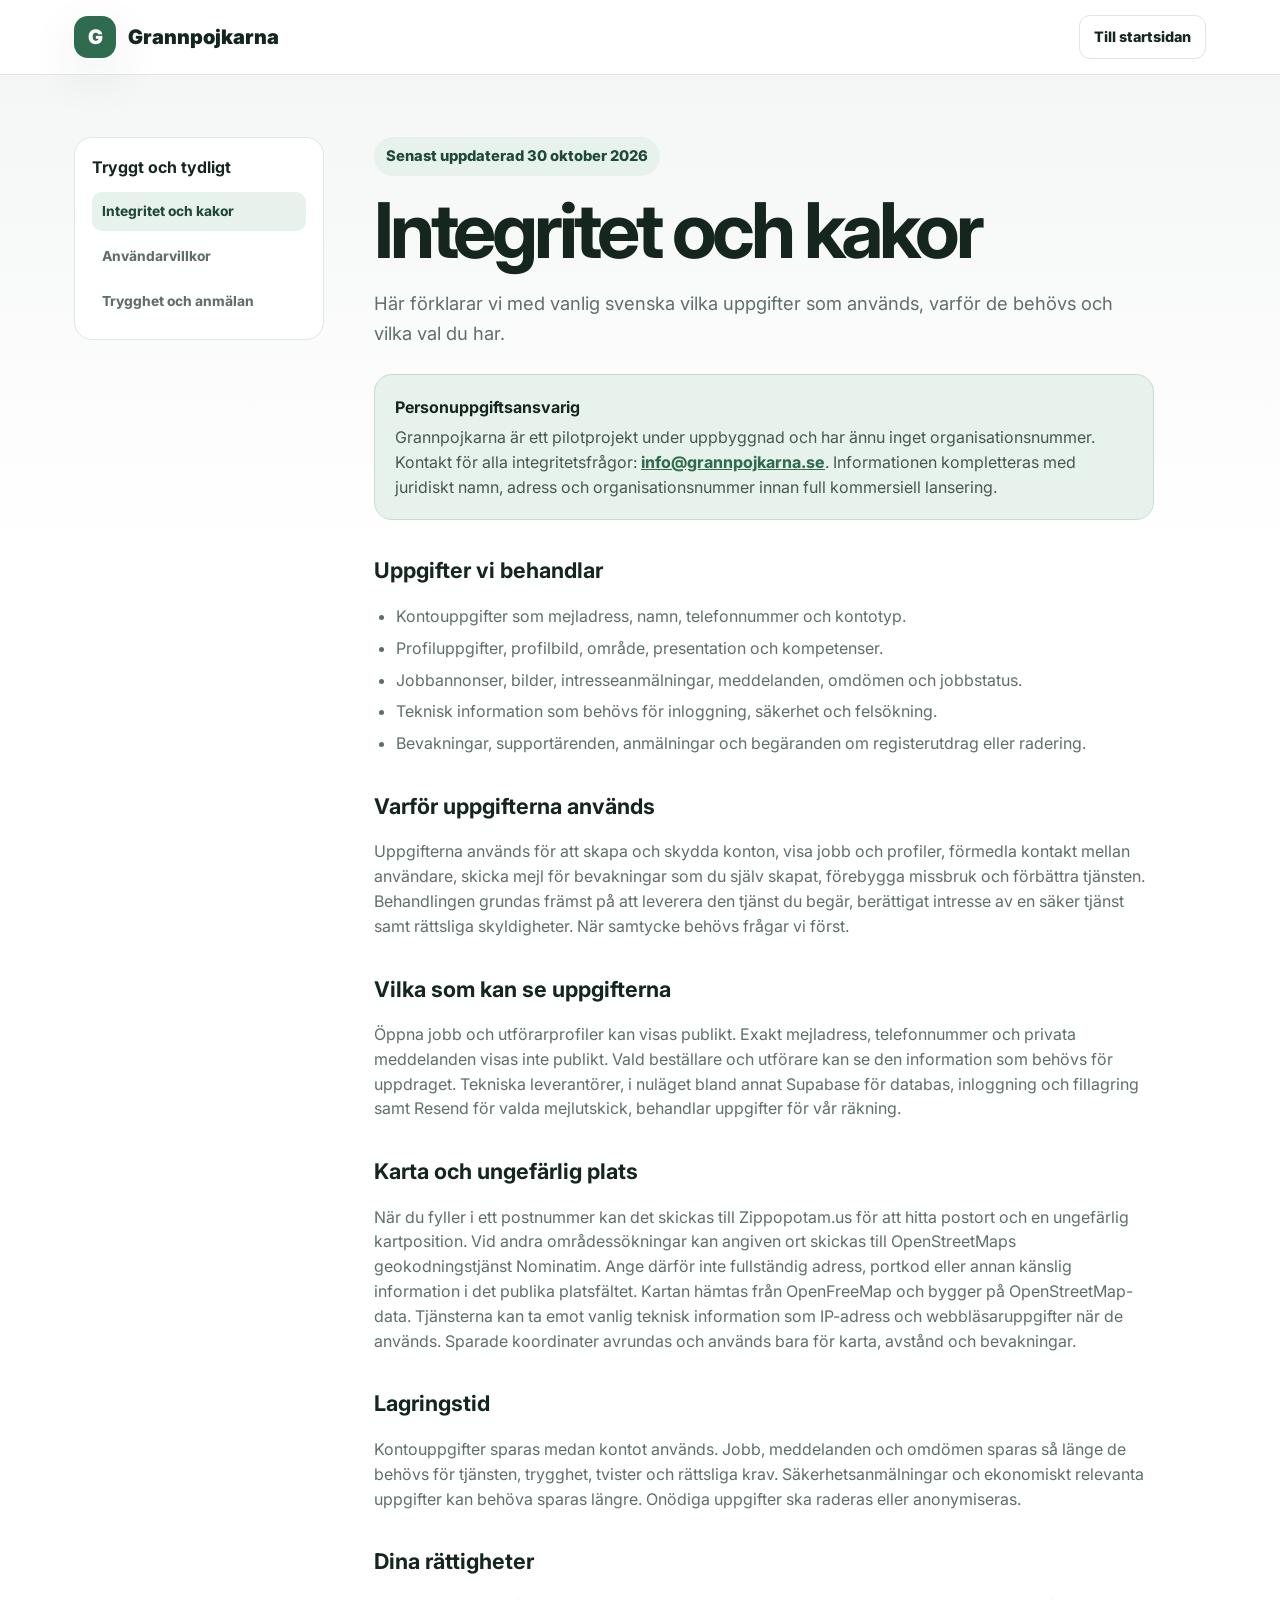
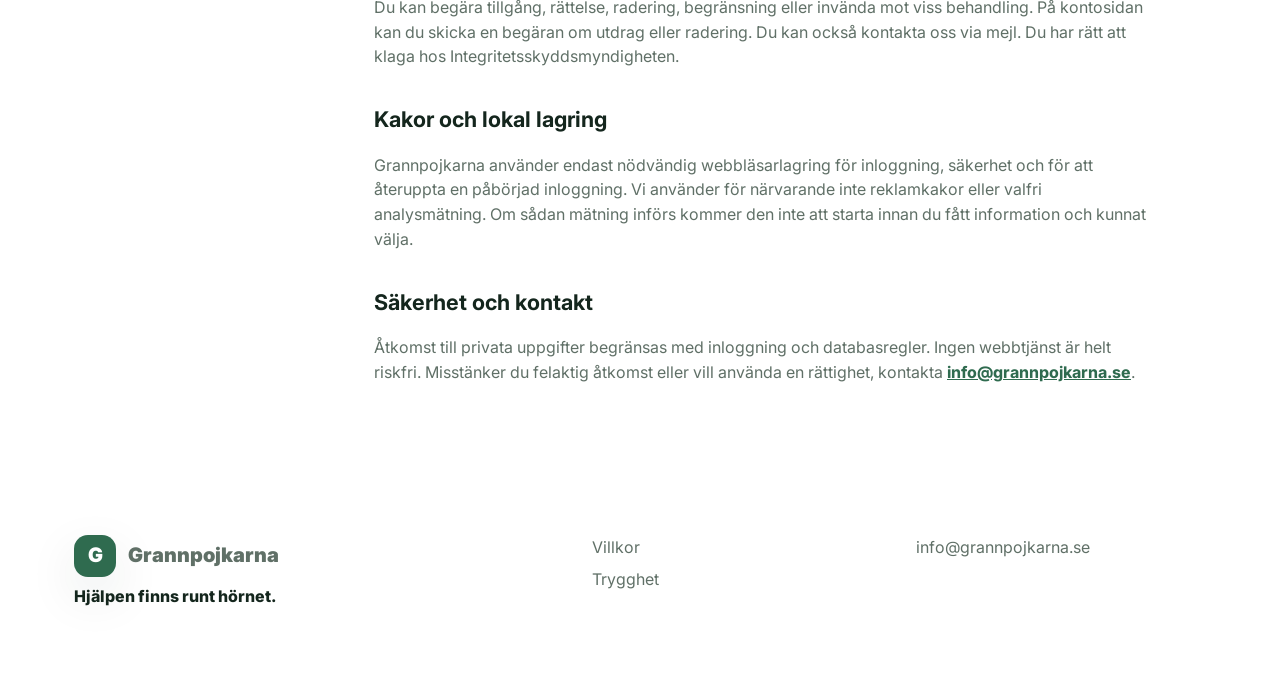
<file: integritet.html>
<!doctype html>
<html lang="sv">
<head>
  <meta charset="utf-8" />
  <meta name="viewport" content="width=device-width,initial-scale=1" />
  <title>Integritet och kakor | Grannpojkarna</title>
  <meta name="description" content="Så behandlar Grannpojkarna personuppgifter och nödvändig lagring." />
  <link rel="icon" href="favicon.svg" type="image/svg+xml" />
  <link rel="preconnect" href="https://fonts.googleapis.com" />
  <link rel="preconnect" href="https://fonts.gstatic.com" crossorigin />
  <link href="https://fonts.googleapis.com/css2?family=Inter:wght@400;500;600;700;800;900&display=swap" rel="stylesheet" />
  <link rel="stylesheet" href="styles.css" />
</head>
<body>
<header><div class="wrap"><nav><a class="logo" href="index.html"><span class="logo-mark">G</span><span>Grannpojkarna</span></a><div class="nav-actions"><a class="btn btn-light btn-small" href="index.html">Till startsidan</a></div></nav></div></header>
<main class="legal-page"><div class="wrap legal-shell">
  <aside class="legal-nav"><strong>Tryggt och tydligt</strong><a class="active" href="integritet.html">Integritet och kakor</a><a href="villkor.html">Användarvillkor</a><a href="trygghet.html">Trygghet och anmälan</a></aside>
  <article class="legal-content">
    <span class="eyebrow">Senast uppdaterad 30 oktober 2026</span>
    <h1>Integritet och kakor</h1>
    <p class="legal-lead">Här förklarar vi med vanlig svenska vilka uppgifter som används, varför de behövs och vilka val du har.</p>
    <div class="legal-callout"><strong>Personuppgiftsansvarig</strong><p>Grannpojkarna är ett pilotprojekt under uppbyggnad och har ännu inget organisationsnummer. Kontakt för alla integritetsfrågor: <a href="mailto:info@grannpojkarna.se">info@grannpojkarna.se</a>. Informationen kompletteras med juridiskt namn, adress och organisationsnummer innan full kommersiell lansering.</p></div>
    <h2>Uppgifter vi behandlar</h2>
    <ul><li>Kontouppgifter som mejladress, namn, telefonnummer och kontotyp.</li><li>Profiluppgifter, profilbild, område, presentation och kompetenser.</li><li>Jobbannonser, bilder, intresseanmälningar, meddelanden, omdömen och jobbstatus.</li><li>Teknisk information som behövs för inloggning, säkerhet och felsökning.</li><li>Bevakningar, supportärenden, anmälningar och begäranden om registerutdrag eller radering.</li></ul>
    <h2>Varför uppgifterna används</h2>
    <p>Uppgifterna används för att skapa och skydda konton, visa jobb och profiler, förmedla kontakt mellan användare, skicka mejl för bevakningar som du själv skapat, förebygga missbruk och förbättra tjänsten. Behandlingen grundas främst på att leverera den tjänst du begär, berättigat intresse av en säker tjänst samt rättsliga skyldigheter. När samtycke behövs frågar vi först.</p>
    <h2>Vilka som kan se uppgifterna</h2>
    <p>Öppna jobb och utförarprofiler kan visas publikt. Exakt mejladress, telefonnummer och privata meddelanden visas inte publikt. Vald beställare och utförare kan se den information som behövs för uppdraget. Tekniska leverantörer, i nuläget bland annat Supabase för databas, inloggning och fillagring samt Resend för valda mejlutskick, behandlar uppgifter för vår räkning.</p>
    <h2>Karta och ungefärlig plats</h2>
    <p>När du fyller i ett postnummer kan det skickas till Zippopotam.us för att hitta postort och en ungefärlig kartposition. Vid andra områdessökningar kan angiven ort skickas till OpenStreetMaps geokodningstjänst Nominatim. Ange därför inte fullständig adress, portkod eller annan känslig information i det publika platsfältet. Kartan hämtas från OpenFreeMap och bygger på OpenStreetMap-data. Tjänsterna kan ta emot vanlig teknisk information som IP-adress och webbläsaruppgifter när de används. Sparade koordinater avrundas och används bara för karta, avstånd och bevakningar.</p>
    <h2>Lagringstid</h2>
    <p>Kontouppgifter sparas medan kontot används. Jobb, meddelanden och omdömen sparas så länge de behövs för tjänsten, trygghet, tvister och rättsliga krav. Säkerhetsanmälningar och ekonomiskt relevanta uppgifter kan behöva sparas längre. Onödiga uppgifter ska raderas eller anonymiseras.</p>
    <h2>Dina rättigheter</h2>
    <p>Du kan begära tillgång, rättelse, radering, begränsning eller invända mot viss behandling. På kontosidan kan du skicka en begäran om utdrag eller radering. Du kan också kontakta oss via mejl. Du har rätt att klaga hos Integritetsskyddsmyndigheten.</p>
    <h2>Kakor och lokal lagring</h2>
    <p>Grannpojkarna använder endast nödvändig webbläsarlagring för inloggning, säkerhet och för att återuppta en påbörjad inloggning. Vi använder för närvarande inte reklamkakor eller valfri analysmätning. Om sådan mätning införs kommer den inte att starta innan du fått information och kunnat välja.</p>
    <h2>Säkerhet och kontakt</h2>
    <p>Åtkomst till privata uppgifter begränsas med inloggning och databasregler. Ingen webbtjänst är helt riskfri. Misstänker du felaktig åtkomst eller vill använda en rättighet, kontakta <a href="mailto:info@grannpojkarna.se">info@grannpojkarna.se</a>.</p>
  </article>
</div></main>
<footer><div class="wrap footer-grid"><div><div class="logo"><span class="logo-mark">G</span><span>Grannpojkarna</span></div><p class="tagline">Hjälpen finns runt hörnet.</p></div><div class="footer-links"><a href="villkor.html">Villkor</a><a href="trygghet.html">Trygghet</a></div><div><a href="mailto:info@grannpojkarna.se">info@grannpojkarna.se</a></div></div></footer>
</body>
</html>
</file>
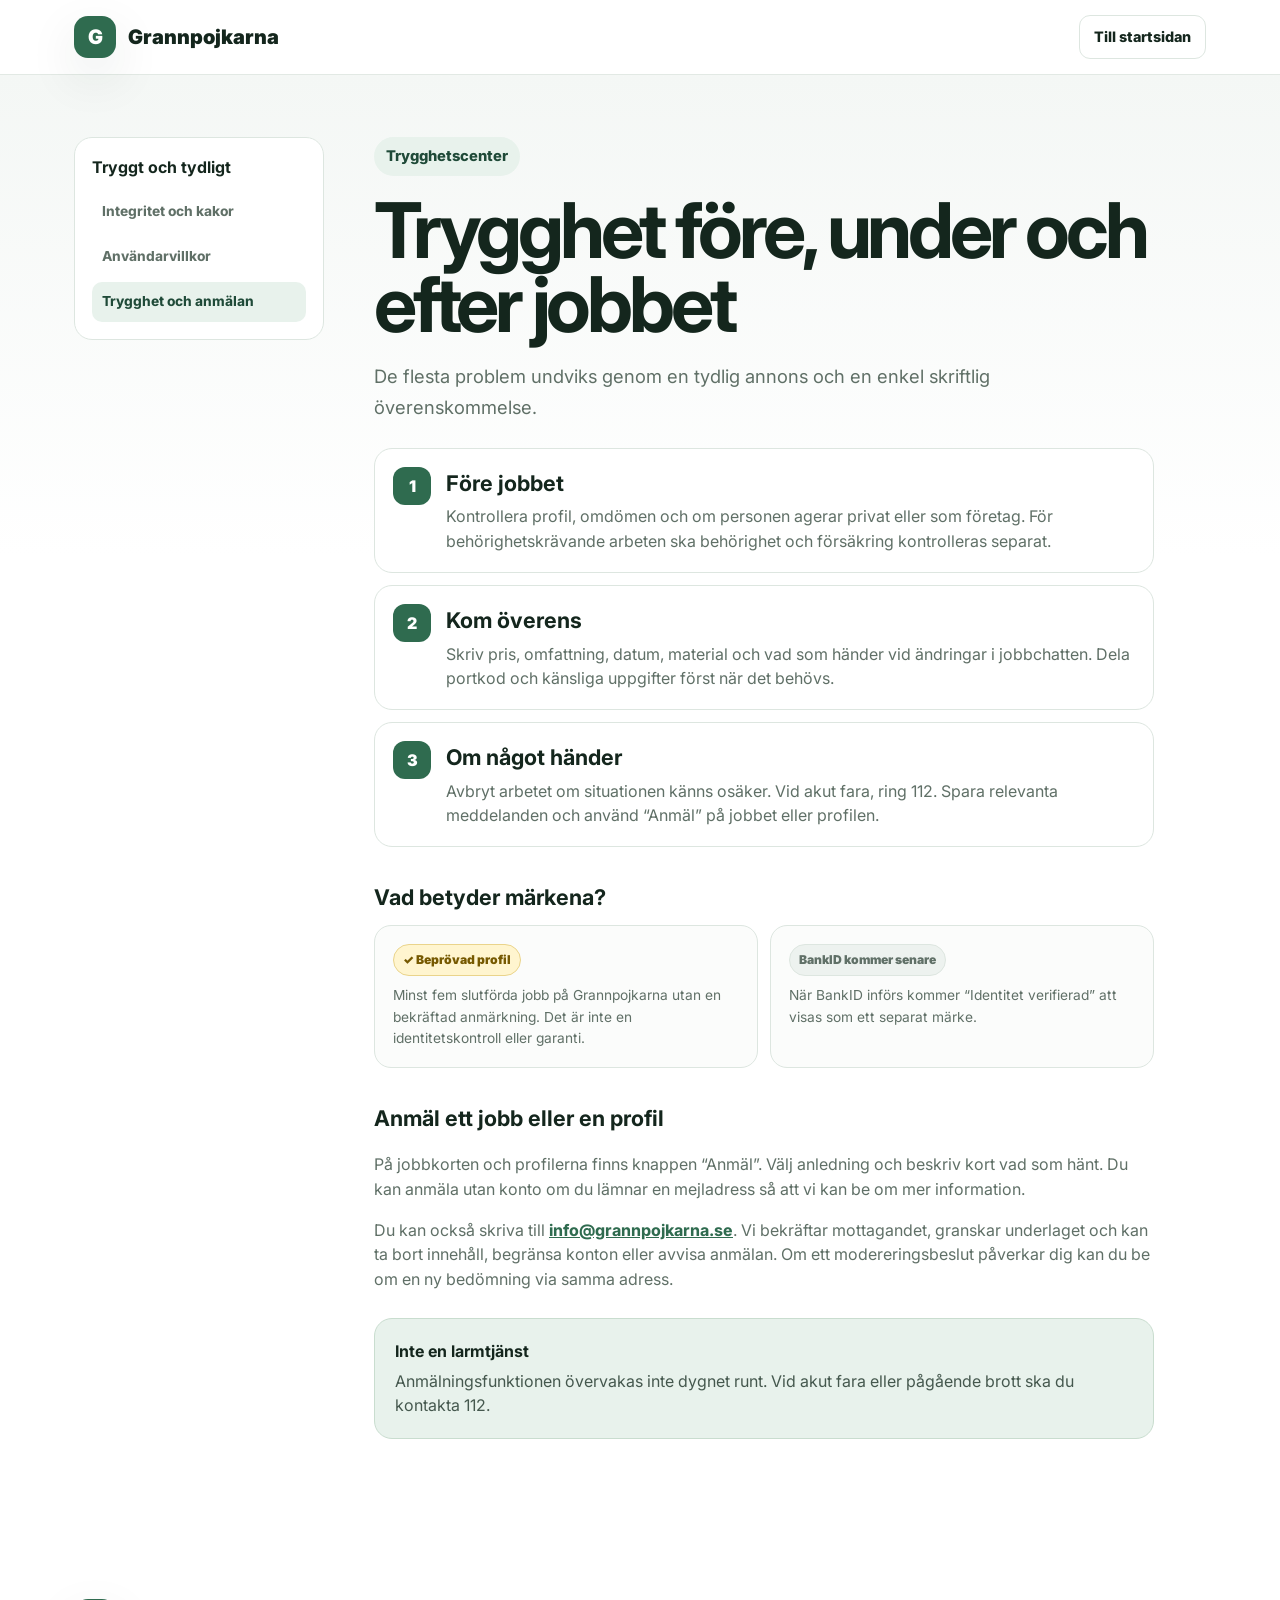
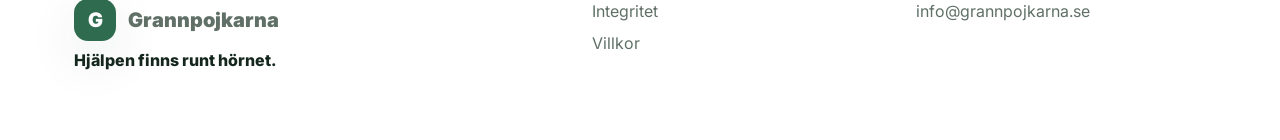
<file: trygghet.html>
<!doctype html>
<html lang="sv">
<head>
  <meta charset="utf-8" />
  <meta name="viewport" content="width=device-width,initial-scale=1" />
  <title>Trygghet och anmälan | Grannpojkarna</title>
  <meta name="description" content="Trygghetsråd och information om att anmäla jobb eller profiler." />
  <link rel="icon" href="favicon.svg" type="image/svg+xml" />
  <link rel="preconnect" href="https://fonts.googleapis.com" />
  <link rel="preconnect" href="https://fonts.gstatic.com" crossorigin />
  <link href="https://fonts.googleapis.com/css2?family=Inter:wght@400;500;600;700;800;900&display=swap" rel="stylesheet" />
  <link rel="stylesheet" href="styles.css" />
</head>
<body>
<header><div class="wrap"><nav><a class="logo" href="index.html"><span class="logo-mark">G</span><span>Grannpojkarna</span></a><div class="nav-actions"><a class="btn btn-light btn-small" href="index.html">Till startsidan</a></div></nav></div></header>
<main class="legal-page"><div class="wrap legal-shell">
  <aside class="legal-nav"><strong>Tryggt och tydligt</strong><a href="integritet.html">Integritet och kakor</a><a href="villkor.html">Användarvillkor</a><a class="active" href="trygghet.html">Trygghet och anmälan</a></aside>
  <article class="legal-content">
    <span class="eyebrow">Trygghetscenter</span>
    <h1>Trygghet före, under och efter jobbet</h1>
    <p class="legal-lead">De flesta problem undviks genom en tydlig annons och en enkel skriftlig överenskommelse.</p>
    <div class="safety-grid"><section><span>1</span><div><h2>Före jobbet</h2><p>Kontrollera profil, omdömen och om personen agerar privat eller som företag. För behörighetskrävande arbeten ska behörighet och försäkring kontrolleras separat.</p></div></section><section><span>2</span><div><h2>Kom överens</h2><p>Skriv pris, omfattning, datum, material och vad som händer vid ändringar i jobbchatten. Dela portkod och känsliga uppgifter först när det behövs.</p></div></section><section><span>3</span><div><h2>Om något händer</h2><p>Avbryt arbetet om situationen känns osäker. Vid akut fara, ring 112. Spara relevanta meddelanden och använd “Anmäl” på jobbet eller profilen.</p></div></section></div>
    <h2>Vad betyder märkena?</h2>
    <div class="badge-explainer"><div><span class="trust-badge">✓ Beprövad profil</span><p>Minst fem slutförda jobb på Grannpojkarna utan en bekräftad anmärkning. Det är inte en identitetskontroll eller garanti.</p></div><div><span class="identity-badge">BankID kommer senare</span><p>När BankID införs kommer “Identitet verifierad” att visas som ett separat märke.</p></div></div>
    <h2>Anmäl ett jobb eller en profil</h2>
    <p>På jobbkorten och profilerna finns knappen “Anmäl”. Välj anledning och beskriv kort vad som hänt. Du kan anmäla utan konto om du lämnar en mejladress så att vi kan be om mer information.</p>
    <p>Du kan också skriva till <a href="mailto:info@grannpojkarna.se">info@grannpojkarna.se</a>. Vi bekräftar mottagandet, granskar underlaget och kan ta bort innehåll, begränsa konton eller avvisa anmälan. Om ett modereringsbeslut påverkar dig kan du be om en ny bedömning via samma adress.</p>
    <div class="legal-callout"><strong>Inte en larmtjänst</strong><p>Anmälningsfunktionen övervakas inte dygnet runt. Vid akut fara eller pågående brott ska du kontakta 112.</p></div>
  </article>
</div></main>
<footer><div class="wrap footer-grid"><div><div class="logo"><span class="logo-mark">G</span><span>Grannpojkarna</span></div><p class="tagline">Hjälpen finns runt hörnet.</p></div><div class="footer-links"><a href="integritet.html">Integritet</a><a href="villkor.html">Villkor</a></div><div><a href="mailto:info@grannpojkarna.se">info@grannpojkarna.se</a></div></div></footer>
</body>
</html>
</file>
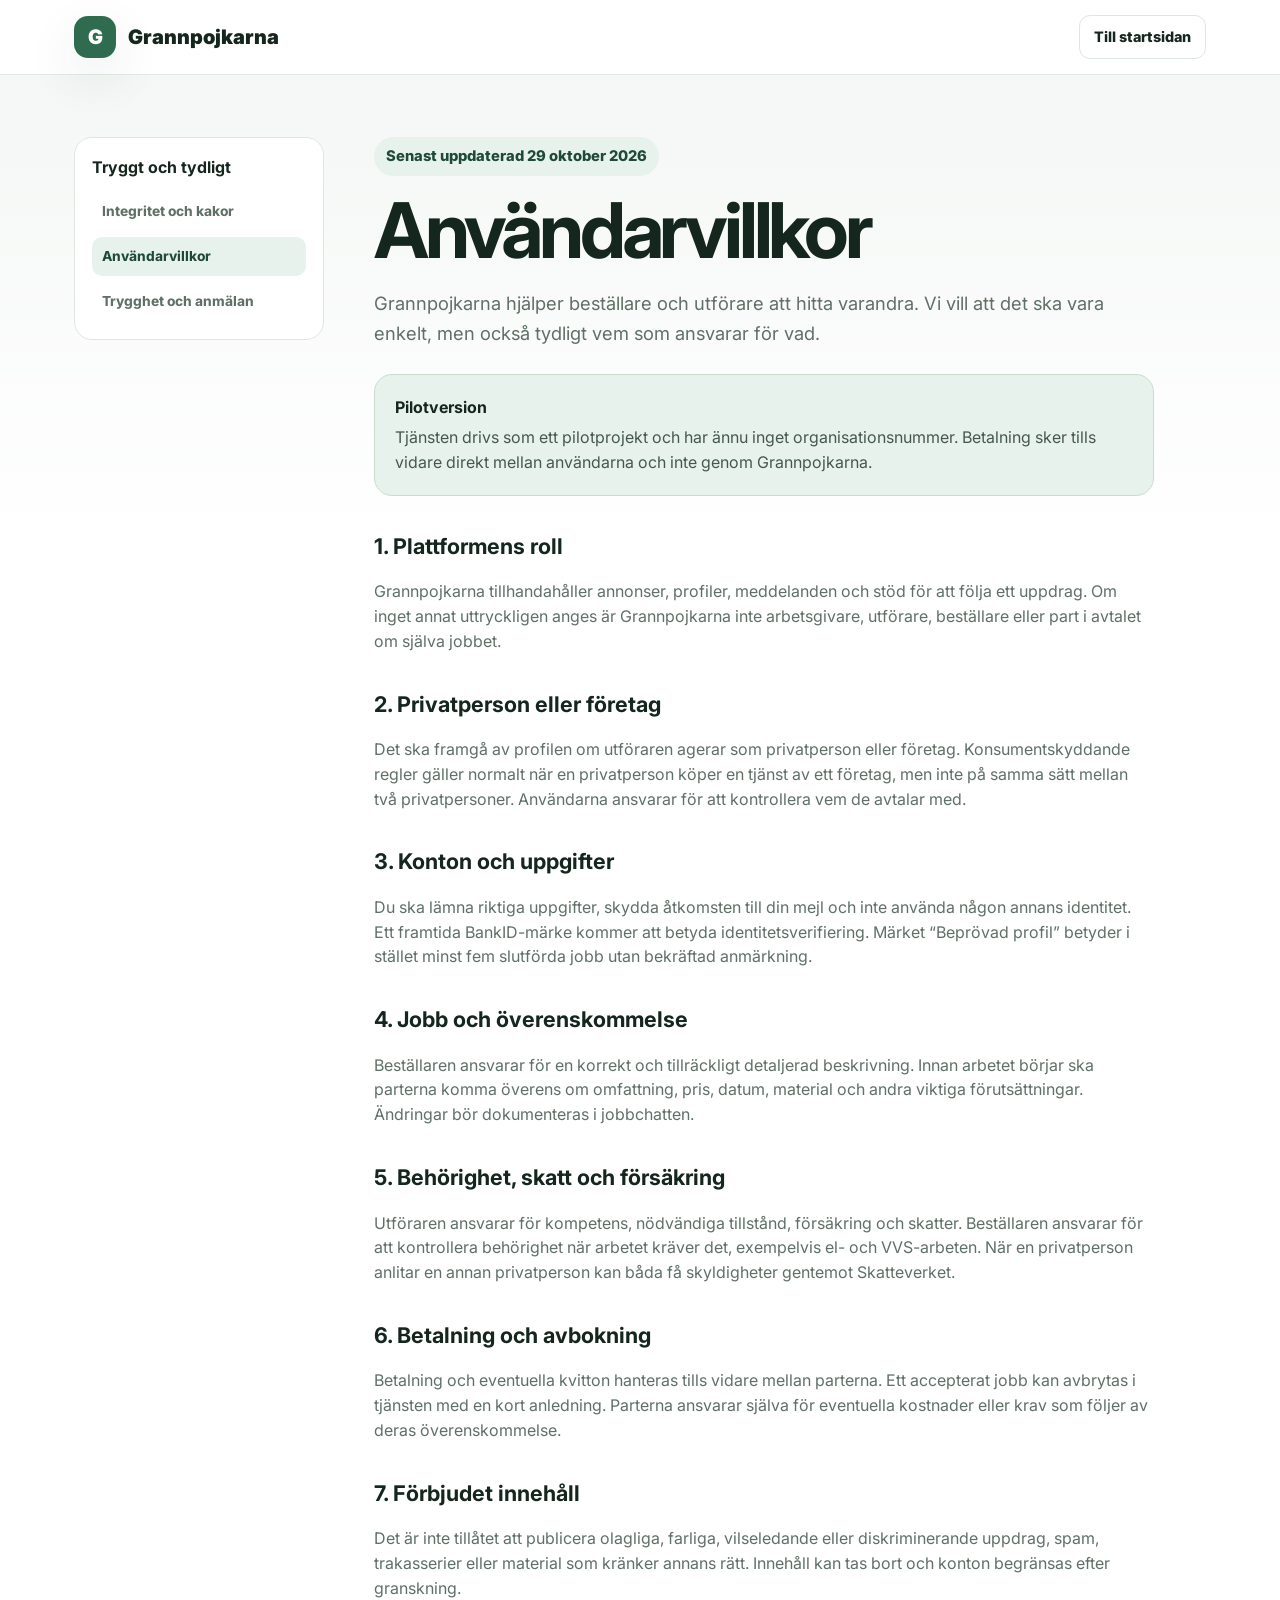
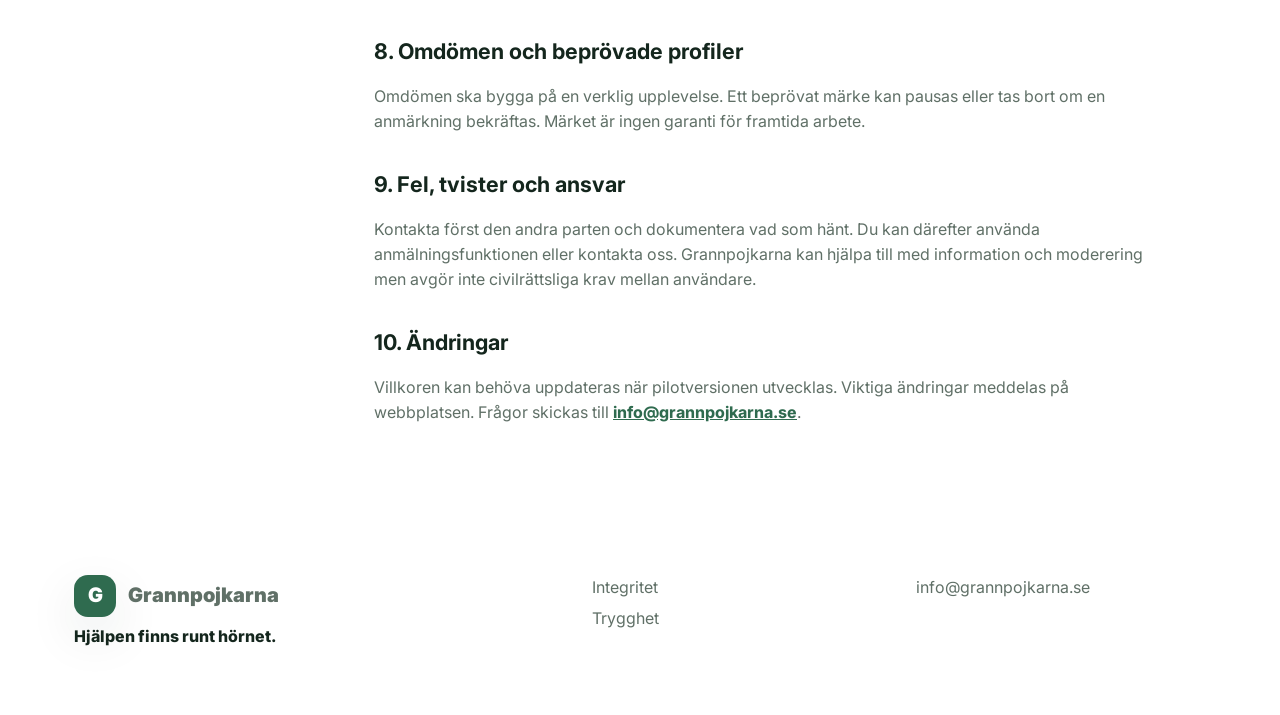
<file: villkor.html>
<!doctype html>
<html lang="sv">
<head>
  <meta charset="utf-8" />
  <meta name="viewport" content="width=device-width,initial-scale=1" />
  <title>Användarvillkor | Grannpojkarna</title>
  <meta name="description" content="Villkor för att lägga upp och utföra jobb via Grannpojkarna." />
  <link rel="icon" href="favicon.svg" type="image/svg+xml" />
  <link rel="preconnect" href="https://fonts.googleapis.com" />
  <link rel="preconnect" href="https://fonts.gstatic.com" crossorigin />
  <link href="https://fonts.googleapis.com/css2?family=Inter:wght@400;500;600;700;800;900&display=swap" rel="stylesheet" />
  <link rel="stylesheet" href="styles.css" />
</head>
<body>
<header><div class="wrap"><nav><a class="logo" href="index.html"><span class="logo-mark">G</span><span>Grannpojkarna</span></a><div class="nav-actions"><a class="btn btn-light btn-small" href="index.html">Till startsidan</a></div></nav></div></header>
<main class="legal-page"><div class="wrap legal-shell">
  <aside class="legal-nav"><strong>Tryggt och tydligt</strong><a href="integritet.html">Integritet och kakor</a><a class="active" href="villkor.html">Användarvillkor</a><a href="trygghet.html">Trygghet och anmälan</a></aside>
  <article class="legal-content">
    <span class="eyebrow">Senast uppdaterad 29 oktober 2026</span>
    <h1>Användarvillkor</h1>
    <p class="legal-lead">Grannpojkarna hjälper beställare och utförare att hitta varandra. Vi vill att det ska vara enkelt, men också tydligt vem som ansvarar för vad.</p>
    <div class="legal-callout"><strong>Pilotversion</strong><p>Tjänsten drivs som ett pilotprojekt och har ännu inget organisationsnummer. Betalning sker tills vidare direkt mellan användarna och inte genom Grannpojkarna.</p></div>
    <h2>1. Plattformens roll</h2>
    <p>Grannpojkarna tillhandahåller annonser, profiler, meddelanden och stöd för att följa ett uppdrag. Om inget annat uttryckligen anges är Grannpojkarna inte arbetsgivare, utförare, beställare eller part i avtalet om själva jobbet.</p>
    <h2>2. Privatperson eller företag</h2>
    <p>Det ska framgå av profilen om utföraren agerar som privatperson eller företag. Konsumentskyddande regler gäller normalt när en privatperson köper en tjänst av ett företag, men inte på samma sätt mellan två privatpersoner. Användarna ansvarar för att kontrollera vem de avtalar med.</p>
    <h2>3. Konton och uppgifter</h2>
    <p>Du ska lämna riktiga uppgifter, skydda åtkomsten till din mejl och inte använda någon annans identitet. Ett framtida BankID-märke kommer att betyda identitetsverifiering. Märket “Beprövad profil” betyder i stället minst fem slutförda jobb utan bekräftad anmärkning.</p>
    <h2>4. Jobb och överenskommelse</h2>
    <p>Beställaren ansvarar för en korrekt och tillräckligt detaljerad beskrivning. Innan arbetet börjar ska parterna komma överens om omfattning, pris, datum, material och andra viktiga förutsättningar. Ändringar bör dokumenteras i jobbchatten.</p>
    <h2>5. Behörighet, skatt och försäkring</h2>
    <p>Utföraren ansvarar för kompetens, nödvändiga tillstånd, försäkring och skatter. Beställaren ansvarar för att kontrollera behörighet när arbetet kräver det, exempelvis el- och VVS-arbeten. När en privatperson anlitar en annan privatperson kan båda få skyldigheter gentemot Skatteverket.</p>
    <h2>6. Betalning och avbokning</h2>
    <p>Betalning och eventuella kvitton hanteras tills vidare mellan parterna. Ett accepterat jobb kan avbrytas i tjänsten med en kort anledning. Parterna ansvarar själva för eventuella kostnader eller krav som följer av deras överenskommelse.</p>
    <h2>7. Förbjudet innehåll</h2>
    <p>Det är inte tillåtet att publicera olagliga, farliga, vilseledande eller diskriminerande uppdrag, spam, trakasserier eller material som kränker annans rätt. Innehåll kan tas bort och konton begränsas efter granskning.</p>
    <h2>8. Omdömen och beprövade profiler</h2>
    <p>Omdömen ska bygga på en verklig upplevelse. Ett beprövat märke kan pausas eller tas bort om en anmärkning bekräftas. Märket är ingen garanti för framtida arbete.</p>
    <h2>9. Fel, tvister och ansvar</h2>
    <p>Kontakta först den andra parten och dokumentera vad som hänt. Du kan därefter använda anmälningsfunktionen eller kontakta oss. Grannpojkarna kan hjälpa till med information och moderering men avgör inte civilrättsliga krav mellan användare.</p>
    <h2>10. Ändringar</h2>
    <p>Villkoren kan behöva uppdateras när pilotversionen utvecklas. Viktiga ändringar meddelas på webbplatsen. Frågor skickas till <a href="mailto:info@grannpojkarna.se">info@grannpojkarna.se</a>.</p>
  </article>
</div></main>
<footer><div class="wrap footer-grid"><div><div class="logo"><span class="logo-mark">G</span><span>Grannpojkarna</span></div><p class="tagline">Hjälpen finns runt hörnet.</p></div><div class="footer-links"><a href="integritet.html">Integritet</a><a href="trygghet.html">Trygghet</a></div><div><a href="mailto:info@grannpojkarna.se">info@grannpojkarna.se</a></div></div></footer>
</body>
</html>
</file>
<file: styles.css>
:root{
  --ink:#14261d;
  --muted:#607067;
  --brand:#2f6b4f;
  --brand-dark:#1f4a38;
  --brand-soft:#e8f2ec;
  --cream:#f7f4ee;
  --line:#dde6e0;
  --white:#ffffff;
  --danger:#8f2d1e;
  --shadow:0 18px 50px rgba(24,52,39,.10);
  --radius:24px;
}
*{box-sizing:border-box}
html{scroll-behavior:smooth}
body{
  margin:0;
  font-family:Inter,ui-sans-serif,system-ui,-apple-system,BlinkMacSystemFont,"Segoe UI",sans-serif;
  color:var(--ink);
  background:var(--white);
  line-height:1.55;
}
a{text-decoration:none;color:inherit}
button,input,textarea,select{font:inherit}
button:disabled{cursor:not-allowed;opacity:.62}
.wrap{max-width:1180px;margin:auto;padding:0 24px}
header{
  position:sticky;top:0;z-index:20;
  background:rgba(255,255,255,.92);
  backdrop-filter:blur(14px);
  border-bottom:1px solid rgba(221,230,224,.85);
}
nav{min-height:74px;display:flex;align-items:center;justify-content:space-between;gap:20px}
.logo{display:flex;align-items:center;gap:12px;font-weight:900;font-size:1.25rem}
.logo-mark{
  width:42px;height:42px;border-radius:14px;background:var(--brand);
  display:grid;place-items:center;color:white;font-size:1.25rem;box-shadow:var(--shadow)
}
.navlinks{display:flex;gap:28px;color:var(--muted);font-weight:700}
.navlinks a:hover,.navlinks a.active{color:var(--brand-dark)}
.nav-actions{display:flex;align-items:center;gap:10px}
.notification-button{position:relative;width:43px;height:43px;border:1px solid var(--line);border-radius:14px;background:white;display:grid;place-items:center;cursor:pointer;font-size:1.05rem}
.notification-button:hover{background:#f8faf8}
.notification-button[aria-expanded="true"]{background:var(--brand-soft);border-color:#b8d1c2}
.notification-badge{position:absolute;right:-5px;top:-6px;min-width:20px;height:20px;padding:0 5px;border-radius:999px;background:#b23d2b;color:white;border:2px solid white;display:grid;place-items:center;font-size:.67rem;font-weight:900;line-height:1}
.notification-center{position:fixed;right:max(20px,calc((100vw - 1180px)/2 + 24px));top:84px;z-index:55;width:min(390px,calc(100vw - 32px));max-height:min(600px,calc(100vh - 104px));overflow:hidden;background:white;border:1px solid var(--line);border-radius:20px;box-shadow:0 22px 60px rgba(20,38,29,.2)}
.notification-center-head{display:flex;justify-content:space-between;align-items:flex-start;gap:15px;padding:18px;border-bottom:1px solid var(--line)}
.notification-center-head>div{display:grid;gap:1px}
.notification-center-head>div>strong{font-size:1.1rem}
.notification-center-head>div>span{font-size:.78rem;color:var(--muted)}
.notification-center-head .link-button{font-size:.75rem;text-align:right}
.notification-list{display:grid;max-height:min(500px,calc(100vh - 185px));overflow:auto}
.notification-item{width:100%;border:0;border-bottom:1px solid var(--line);background:white;padding:15px 17px;display:grid;grid-template-columns:36px 1fr;gap:11px;text-align:left;cursor:pointer;color:var(--ink)}
.notification-item:last-child{border-bottom:0}
.notification-item:hover{background:#f8faf8}
.notification-item.is-unread{background:#f0f8f3}
.notification-icon{width:36px;height:36px;border-radius:12px;background:var(--brand-soft);color:var(--brand-dark);display:grid;place-items:center;font-weight:900}
.notification-copy{display:grid;gap:3px;min-width:0}
.notification-copy strong{font-size:.9rem}
.notification-copy span{font-size:.8rem;color:var(--muted);line-height:1.4}
.notification-copy time{font-size:.7rem;color:#89968f}
.notification-empty{padding:30px 20px;text-align:center;color:var(--muted)}
.btn{
  border:0;border-radius:14px;padding:14px 20px;font-weight:800;cursor:pointer;
  transition:.2s ease;display:inline-flex;align-items:center;justify-content:center;gap:8px
}
.btn-primary{background:var(--brand);color:white}
.btn-primary:hover:not(:disabled){background:var(--brand-dark);transform:translateY(-1px)}
.btn-light{background:white;border:1px solid var(--line);color:var(--ink)}
.btn-light:hover:not(:disabled){background:#f8faf8}
.btn-dark{background:var(--ink);color:white}
.btn-small{padding:10px 14px;border-radius:11px;font-size:.9rem}
.hero{
  background:
    radial-gradient(circle at 80% 20%,rgba(47,107,79,.14),transparent 32%),
    linear-gradient(135deg,var(--cream),#fff 70%);
  padding:82px 0 74px;
  overflow:hidden;
}
.hero-grid{display:grid;grid-template-columns:1.05fr .95fr;gap:64px;align-items:center}
.eyebrow{display:inline-flex;align-items:center;gap:8px;background:var(--brand-soft);color:var(--brand-dark);font-weight:800;padding:8px 12px;border-radius:999px;font-size:.92rem}
h1{font-size:clamp(3rem,7vw,5.7rem);line-height:.96;letter-spacing:-.055em;margin:20px 0}
.lead{font-size:1.2rem;color:var(--muted);max-width:650px}
.hero-actions{display:flex;gap:12px;flex-wrap:wrap;margin:30px 0 18px}
.trust{display:flex;gap:22px;flex-wrap:wrap;color:var(--muted);font-weight:700;font-size:.95rem}
.phone{
  max-width:500px;margin-left:auto;background:#101713;border-radius:34px;padding:14px;
  box-shadow:0 35px 80px rgba(20,38,29,.22);transform:rotate(1.5deg)
}
.screen{background:#f8faf8;border-radius:24px;padding:24px}
.screen-top{display:flex;justify-content:space-between;align-items:center;margin-bottom:18px}
.screen-title{font-size:1.4rem;font-weight:900}
.job{background:white;border:1px solid var(--line);border-radius:20px;padding:18px;margin-top:14px;box-shadow:0 8px 26px rgba(30,70,50,.07)}
.job-head{display:flex;justify-content:space-between;gap:16px}
.job h4{margin:0 0 4px;font-size:1.08rem}
.price{font-weight:900;color:var(--brand-dark);white-space:nowrap}
.meta{display:flex;gap:12px;flex-wrap:wrap;color:var(--muted);font-size:.9rem;margin-top:10px}
section{padding:84px 0}
.section-head{max-width:720px;margin-bottom:34px}
.section-head h2{font-size:clamp(2.1rem,4.5vw,3.4rem);letter-spacing:-.04em;line-height:1.04;margin:0 0 14px}
.section-head p{color:var(--muted);font-size:1.1rem;margin:0}
.cards{display:grid;grid-template-columns:repeat(3,1fr);gap:18px}
.card{border:1px solid var(--line);border-radius:var(--radius);padding:26px;background:white}
.card.accent{background:var(--brand);color:white;border-color:var(--brand)}
.card .icon{font-size:1.7rem;margin-bottom:10px}
.card h3{font-size:1.35rem;margin:6px 0}
.card p{color:var(--muted);margin:0}
.card.accent p{color:#e6f0ea}
.split{display:grid;grid-template-columns:1fr 1fr;gap:22px}
.lane{border-radius:28px;padding:34px;border:1px solid var(--line);min-height:360px}
.lane.small{background:#f5faf6}
.lane.pro{background:#f7f7fb}
.lane h3{font-size:2rem;margin:0 0 8px}
.lane ul{padding:0;margin:24px 0 0;list-style:none;display:grid;gap:12px}
.lane li{display:flex;gap:10px;align-items:flex-start}
.lane li::before{content:"✓";font-weight:900;color:var(--brand)}
.steps{display:grid;grid-template-columns:repeat(3,1fr);gap:18px}
.step{padding:28px;border-top:3px solid var(--brand);background:var(--cream);border-radius:0 0 22px 22px}
.step-num{font-size:.9rem;font-weight:900;color:var(--brand);text-transform:uppercase;letter-spacing:.08em}
.step h3{margin:8px 0}
.cta{background:var(--ink);color:white;border-radius:34px;padding:46px;display:grid;grid-template-columns:1.2fr .8fr;gap:30px;align-items:center}
.cta h2{font-size:clamp(2rem,4vw,3.2rem);margin:0 0 10px;letter-spacing:-.04em;line-height:1}
.cta p{color:#cfd8d3}
.cta-actions{display:flex;gap:12px;flex-wrap:wrap;justify-content:flex-end}
.callback-section{padding-top:12px}
.callback-card{
  display:grid;grid-template-columns:auto 1fr auto;gap:24px;align-items:center;
  background:var(--brand-soft);border:1px solid #cfe0d5;border-radius:30px;padding:32px 36px
}
.callback-icon{width:64px;height:64px;border-radius:22px;background:white;display:grid;place-items:center;font-size:1.8rem;box-shadow:0 10px 25px rgba(47,107,79,.12)}
.callback-card h2{margin:0 0 5px;font-size:clamp(1.55rem,3vw,2.15rem);letter-spacing:-.03em}
.callback-card p{margin:0;color:var(--muted)}
.callback-fab{
  position:fixed;right:max(20px,env(safe-area-inset-right));bottom:max(20px,env(safe-area-inset-bottom));z-index:30;
  min-height:64px;border:1px solid rgba(255,255,255,.24);border-radius:999px;padding:9px 20px 9px 9px;
  background:var(--brand);color:white;display:flex;align-items:center;gap:11px;cursor:pointer;
  box-shadow:0 16px 42px rgba(20,38,29,.3);transition:transform .2s ease,background .2s ease,box-shadow .2s ease
}
.callback-fab:hover{background:var(--brand-dark);transform:translateY(-2px);box-shadow:0 20px 48px rgba(20,38,29,.34)}
.callback-fab:focus-visible{outline:3px solid white;box-shadow:0 0 0 6px var(--brand),0 16px 42px rgba(20,38,29,.3)}
.callback-fab-icon{width:44px;height:44px;border-radius:50%;background:rgba(255,255,255,.16);display:grid;place-items:center;font-size:1.35rem}
.callback-fab-copy{display:grid;text-align:left;line-height:1.15}
.callback-fab-copy strong{font-size:1rem;font-weight:900}
.callback-fab-copy small{margin-top:3px;font-size:.75rem;color:#e6f0ea;font-weight:650}
footer{padding:44px 0 60px;color:var(--muted)}
.footer-grid{display:grid;grid-template-columns:minmax(250px,1.25fr) minmax(180px,.75fr) minmax(220px,.75fr);gap:34px;align-items:start}
.footer-grid>div{min-width:0}.footer-grid p{margin:7px 0}.footer-pilot{max-width:330px;margin-top:8px;font-size:.76rem;line-height:1.45}.footer-links{display:grid;gap:7px}.footer-links strong{color:var(--ink);margin-bottom:2px}.footer-links a:hover{text-decoration:underline;color:var(--brand-dark)}
.tagline{font-weight:800;color:var(--ink)}
.modal{position:fixed;inset:0;background:rgba(9,20,14,.58);display:none;align-items:center;justify-content:center;padding:20px;z-index:40;overflow:auto}
.modal.show{display:flex}
.dialog{background:white;border-radius:24px;max-width:620px;width:100%;padding:28px;box-shadow:var(--shadow);max-height:calc(100vh - 40px);overflow:auto}
#modal>.dialog{max-width:720px;container-type:inline-size}
#modal{gap:16px}
.job-live-panel{width:310px;max-height:calc(100vh - 40px);overflow:auto;background:#f5faf6;border:1px solid #cfe0d5;border-radius:24px;padding:20px;box-shadow:var(--shadow);align-self:center}
.job-live-panel-head{display:flex;align-items:flex-start;gap:11px;padding-bottom:15px;border-bottom:1px solid #dbe8df}
.job-live-panel-head .availability-dot{margin-top:7px;background:#2c9a58;box-shadow:0 0 0 4px rgba(44,154,88,.14)}
.job-live-panel-head>div{display:grid;gap:2px}
.job-live-panel-head>div>span{font-size:.78rem;color:var(--muted)}
.job-live-list{display:grid;gap:9px;margin-top:14px}
.job-live-person{display:grid;grid-template-columns:42px 1fr;gap:10px;align-items:center;padding:11px;background:white;border:1px solid var(--line);border-radius:15px}
.job-live-person-avatar{width:42px;height:42px;border-radius:13px;background:var(--brand-soft);display:grid;place-items:center;overflow:hidden;color:var(--brand-dark);font-weight:900}
.job-live-person-avatar img{width:100%;height:100%;object-fit:cover}
.job-live-person-copy{display:grid;gap:2px;min-width:0}
.job-live-person-copy strong{font-size:.86rem;white-space:nowrap;overflow:hidden;text-overflow:ellipsis}
.job-live-person-copy span{font-size:.73rem;color:var(--muted);white-space:nowrap;overflow:hidden;text-overflow:ellipsis}
.job-live-person-copy .availability-badge{justify-self:start;font-size:.67rem;padding:3px 6px}
.job-live-panel .availability-disclaimer{line-height:1.45}
.account-dialog{max-width:820px}
.dialog-top{display:flex;justify-content:space-between;align-items:center;gap:20px}
.account-title-row{display:flex;align-items:center;gap:10px;min-width:0}
.account-title-row .account-notification-button{width:39px;height:39px;border-radius:12px;flex:0 0 auto}
.dialog-corner-actions{display:flex;align-items:center;justify-content:flex-end;gap:9px}
.account-logout{background:#a93b2b;color:white;border-color:#a93b2b;padding:10px 14px}
.account-logout:hover:not(:disabled){background:#842b20;border-color:#842b20}
.dialog h3{margin:0;font-size:1.7rem}
.close{border:0;background:#eef3ef;border-radius:12px;width:42px;height:42px;cursor:pointer;font-size:1.2rem;flex:0 0 auto}
.form-grid{display:grid;grid-template-columns:repeat(2,minmax(0,1fr));gap:18px 16px;align-items:start;margin-top:20px}
.field{display:grid;gap:7px;align-content:start;align-self:start;min-width:0}
.field.full{grid-column:1/-1}
.field-help{font-size:.78rem;color:var(--muted);line-height:1.4}
.price-change-notice{color:#8a5a00;font-weight:750}
.price-type-field,.material-cost-field{margin:0;padding:0;border:0}
.price-type-field legend,.material-cost-field legend{margin-bottom:7px;font-weight:800;font-size:.92rem}
.price-type-options{display:grid;grid-template-columns:repeat(3,minmax(0,1fr));gap:10px}
.price-type-option{position:relative;min-width:0;cursor:pointer}
.price-type-option input{position:absolute;opacity:0;pointer-events:none}
.price-type-option>span{min-height:86px;display:grid;align-content:center;gap:4px;padding:13px 14px;border:1px solid var(--line);border-radius:15px;background:white;transition:border-color .18s ease,background .18s ease,box-shadow .18s ease}
.price-type-option strong{font-size:.92rem}.price-type-option small{color:var(--muted);font-size:.72rem;line-height:1.35}
.price-type-option input:checked+span{border-color:var(--brand);background:var(--brand-soft);box-shadow:0 0 0 2px rgba(47,107,79,.1)}
.price-type-option input:checked+span strong{color:var(--brand-dark)}
.price-type-option input:focus-visible+span{outline:3px solid rgba(47,107,79,.24);outline-offset:2px}
.currency-input-wrap{position:relative}
.currency-input-wrap input{height:54px;min-height:54px;padding-right:72px}
.currency-input-wrap>span{position:absolute;right:14px;top:50%;transform:translateY(-50%);padding-left:12px;border-left:1px solid var(--line);color:var(--brand-dark);font-size:.84rem;font-weight:850;pointer-events:none}
.material-cost-options{display:grid;gap:7px}
.material-cost-options label{position:relative;cursor:pointer}
.material-cost-options input{position:absolute;opacity:0;pointer-events:none}
.material-cost-options span{min-height:42px;display:flex;align-items:center;padding:9px 12px;border:1px solid var(--line);border-radius:12px;background:white;font-size:.8rem;font-weight:800;transition:border-color .18s ease,background .18s ease}
.material-cost-options input:checked+span{border-color:var(--brand);background:var(--brand-soft);color:var(--brand-dark)}
.material-cost-options input:focus-visible+span{outline:3px solid rgba(47,107,79,.24);outline-offset:2px}
.job-price-summary{padding:16px 18px;border:1px solid #bfd8c8;border-radius:17px;background:#f1f8f3}
.job-price-summary>span{color:var(--muted);font-size:.72rem;font-weight:850;text-transform:uppercase;letter-spacing:.05em}
.job-price-summary strong{font-size:1.04rem;color:var(--brand-dark)}
.job-price-summary small{color:var(--muted);line-height:1.4}
.job-material-note{display:inline-flex;margin-top:2px;padding:6px 9px;border-radius:10px;background:#f1f5f2;color:var(--brand-dark);font-size:.76rem;font-weight:800}
.email-notification-setting{display:grid;grid-template-columns:auto minmax(0,1fr);gap:12px;align-items:start;padding:14px;border:1px solid var(--line);border-radius:15px;background:#f8faf8;cursor:pointer}
.email-notification-setting input{width:20px;height:20px;margin-top:2px;accent-color:var(--brand)}
.email-notification-setting span{display:grid;gap:3px}.email-notification-setting strong{font-size:.9rem}.email-notification-setting small{color:var(--muted);font-size:.78rem;line-height:1.4}
.email-notification-actions{display:flex;align-items:center;gap:10px;flex-wrap:wrap;margin-top:-1px}
.date-range-fields{grid-template-columns:1fr 1fr;gap:14px;padding:14px;border:1px solid var(--line);border-radius:16px;background:#f8faf8}
.job-tips-card,.onboarding-tips{border:1px solid #cfe0d5;border-radius:16px;background:#f4faf6;padding:14px 16px;color:var(--ink)}
.job-tips-card summary,.onboarding-tips summary{cursor:pointer;font-weight:900;color:var(--brand-dark)}
.job-tips-card p{margin:9px 0 6px;color:var(--muted)}.job-tips-card ul,.onboarding-tips ul{margin:8px 0 0;padding-left:20px;color:var(--muted)}.job-tips-card li+li,.onboarding-tips li+li{margin-top:5px}
.job-quality-card{padding:16px;border:1px solid var(--line);border-radius:18px;background:#fbfcfb}
.job-quality-head{display:flex;align-items:flex-start;justify-content:space-between;gap:16px}.job-quality-head>div{display:grid;gap:2px}.job-quality-head span{font-size:.75rem;color:var(--muted)}.job-quality-head>strong{font-size:1.15rem;color:var(--brand-dark)}
.job-quality-track{height:10px;margin:12px 0;background:#e3eae5;border-radius:999px;overflow:hidden}.job-quality-track span{display:block;width:0;height:100%;background:var(--brand);border-radius:inherit;transition:width .25s ease}
.job-quality-card ul{display:grid;gap:4px;margin:0;padding-left:19px;color:var(--muted);font-size:.82rem}
.job-image-preview{display:grid;grid-template-columns:repeat(5,minmax(0,1fr));gap:8px}
.job-image-thumb{position:relative;aspect-ratio:1;border:1px solid var(--line);border-radius:13px;overflow:hidden;background:#eef3ef}.job-image-thumb img{width:100%;height:100%;object-fit:cover}.job-image-thumb button{position:absolute;right:5px;top:5px;width:29px;height:29px;border:0;border-radius:9px;background:rgba(20,38,29,.82);color:white;cursor:pointer;font-weight:900}
label{font-weight:800;font-size:.92rem}
input,textarea,select{width:100%;border:1px solid var(--line);border-radius:12px;padding:13px 14px;outline:none;background:white;color:var(--ink)}
.field>input:not([type="file"]),.field>select{height:54px;min-height:54px}
input[type="file"]{min-height:54px;padding:6px;background:#fbfcfb}
input[type="file"]::file-selector-button{height:40px;margin-right:10px;padding:0 14px;border:1px solid var(--line);border-radius:9px;background:white;color:var(--ink);font-weight:800;cursor:pointer}
input:focus,textarea:focus,select:focus{border-color:#86ab95;box-shadow:0 0 0 3px rgba(47,107,79,.09)}
.job-location-card{padding:17px;border:1px solid #cfe0d5;border-radius:18px;background:#f7fbf8}
.job-location-head{display:flex;align-items:flex-start;gap:12px}
.job-location-head>div{display:grid;gap:2px}.job-location-head strong{font-size:1rem}.job-location-head p{margin:0;color:var(--muted);font-size:.82rem;line-height:1.45}
.job-location-icon{width:38px;height:38px;flex:0 0 auto;border-radius:12px;display:grid;place-items:center;background:var(--brand);color:white;font-weight:900;font-size:1.15rem}
.job-location-fields{display:grid;grid-template-columns:minmax(150px,.65fr) minmax(220px,1.35fr);gap:12px;margin-top:10px}
.job-location-actions{display:flex;align-items:center;gap:11px;flex-wrap:wrap}
.job-location-actions .btn{min-height:42px;padding:9px 13px}.job-location-actions .field-help{flex:1;min-width:200px}
.job-location-actions .field-help.is-error{color:var(--danger)}.job-location-actions .field-help.is-success{color:var(--brand-dark);font-weight:750}
.job-location-map-wrap{display:grid;grid-template-columns:minmax(0,1fr) auto;gap:12px;align-items:center;padding:8px;border:1px solid var(--line);border-radius:15px;background:white}
.job-location-map{position:relative;height:170px;min-width:0;border-radius:11px;overflow:hidden;background:#eaf1ec}
.job-location-map.is-fallback{display:grid;place-items:center;background:linear-gradient(28deg,transparent 47%,rgba(255,255,255,.72) 48% 53%,transparent 54%),linear-gradient(116deg,#dfece4 0 38%,#d2e5ec 39% 52%,#eaf2ec 53%)}
.job-location-map.is-fallback::before,.job-location-map.is-fallback::after{content:"";position:absolute;background:rgba(255,255,255,.75);border-radius:999px}.job-location-map.is-fallback::before{width:115%;height:8px;transform:rotate(-17deg)}.job-location-map.is-fallback::after{width:8px;height:130%;transform:rotate(31deg)}
.job-location-map-marker{position:relative;z-index:2;width:22px;height:22px;border:4px solid white;border-radius:50%;background:var(--brand);box-shadow:0 0 0 5px rgba(47,107,79,.2),0 4px 12px rgba(20,38,29,.28)}
.job-location-map-copy{display:grid;gap:2px;max-width:180px;padding-right:8px}.job-location-map-copy strong{font-size:.85rem}.job-location-map-copy span{font-size:.73rem;line-height:1.4;color:var(--muted)}
.job-location-privacy{display:flex;align-items:flex-start;gap:7px;margin:0;padding-top:10px;border-top:1px solid #dbe8df;color:var(--brand-dark);font-size:.78rem;line-height:1.45;font-weight:650}
.choice-grid{display:grid;grid-template-columns:repeat(3,1fr);gap:10px}
.choice{position:relative}
.choice input{position:absolute;opacity:0;pointer-events:none}
.choice label{display:block;height:100%;border:1px solid var(--line);border-radius:14px;padding:14px;cursor:pointer;background:white}
.choice input:checked+label{border-color:var(--brand);background:var(--brand-soft);box-shadow:0 0 0 2px rgba(47,107,79,.08)}
.choice label strong,.choice label span{display:block}
.choice label span{font-weight:500;font-size:.82rem;color:var(--muted);margin-top:3px}
.checkbox-row{display:flex;align-items:flex-start;gap:10px}
.checkbox-row input{width:auto;margin-top:5px}
.checkbox-row label{font-weight:600;color:var(--muted)}
.honeypot{position:absolute!important;left:-9999px!important;width:1px!important;height:1px!important;overflow:hidden!important}
.notice{background:var(--brand-soft);padding:13px 14px;border-radius:12px;color:var(--brand-dark);font-size:.92rem;margin-top:14px}
.notice.error{background:#fff0ed;color:var(--danger)}
.notice.success{background:#e8f6ed;color:#205b3c}
.hidden{display:none!important}
.auth-intro{color:var(--muted);margin:8px 0 0}
.auth-stack{display:grid;gap:14px;margin-top:22px}
.auth-code-actions{display:flex;align-items:center;justify-content:space-between;gap:10px 18px;flex-wrap:wrap}
.auth-code-actions .link-button{font-size:.86rem}
#resendCodeHelp{font-size:.8rem;line-height:1.45}
.account-head{display:flex;justify-content:space-between;gap:20px;align-items:flex-start;margin:18px 0}
.profile-identity{display:flex;align-items:center;gap:13px;min-width:0}
.account-name-row{display:flex;align-items:center;gap:9px;flex-wrap:wrap}
.account-name-row h3{margin:0}
.account-avatar{width:52px;height:52px;border-radius:18px;background:var(--brand-soft);color:var(--brand-dark);display:grid;place-items:center;font-size:1.05rem;font-weight:900;overflow:hidden;flex:0 0 auto}
.account-avatar img{width:100%;height:100%;object-fit:cover}
.account-avatar-large{width:76px;height:76px;border-radius:24px;font-size:1.4rem}
.account-meta{color:var(--muted);font-size:.95rem}
.account-actions{display:flex;gap:10px;flex-wrap:wrap}
.profile-prompt{display:flex;align-items:center;justify-content:space-between;gap:18px;padding:15px 16px;border:1px solid #cfe0d5;border-radius:16px;background:var(--brand-soft);margin:12px 0 18px}
.profile-prompt div{display:grid;gap:2px}
.profile-prompt span{color:var(--muted);font-size:.88rem}
.availability-menu-wrap{position:relative}
.availability-status-button{border:1px solid #cbd7d0;background:#f7f9f8;color:var(--muted);border-radius:999px;padding:6px 10px;display:inline-flex;align-items:center;gap:7px;font-size:.76rem;font-weight:850;cursor:pointer;white-space:nowrap}
.availability-status-button:hover{background:#f0f4f1}
.availability-dot{width:8px;height:8px;border-radius:50%;background:#a9b3ad;box-shadow:0 0 0 4px rgba(169,179,173,.12);flex:0 0 auto}
.availability-status-button.is-active{background:#e7f6eb;border-color:#9fc9ae;color:#1f6a3d}
.availability-status-button.is-active .availability-dot{background:#2c9a58;box-shadow:0 0 0 4px rgba(44,154,88,.14)}
.availability-status-button.is-now .availability-dot{animation:availabilityPulse 1.8s ease-in-out infinite}
.availability-popover{position:absolute;left:0;top:calc(100% + 9px);z-index:12;width:min(330px,calc(100vw - 56px));padding:15px;border:1px solid var(--line);border-radius:16px;background:white;box-shadow:0 18px 45px rgba(20,38,29,.18);display:grid;gap:9px}
.availability-popover>span{font-size:.8rem;color:var(--muted)}
.availability-actions{display:flex;align-items:center;justify-content:flex-end;gap:8px;flex-wrap:wrap}
.availability-actions .link-button{font-size:.8rem;margin-left:4px}
.availability-popover .availability-actions{display:grid;grid-template-columns:1fr 1fr;justify-content:stretch}
.availability-popover .availability-actions .btn{padding:9px 10px;font-size:.76rem}
.availability-popover .availability-actions .link-button{grid-column:1/-1;justify-self:start;margin:3px 0 0}
.btn:disabled,.link-button:disabled{opacity:.55;cursor:not-allowed;transform:none}
@keyframes availabilityPulse{50%{box-shadow:0 0 0 9px rgba(44,154,88,.05)}}
.account-tabs{display:flex;gap:4px;border-bottom:1px solid var(--line);margin-bottom:18px;overflow-x:auto}
.account-tab{border:0;border-bottom:3px solid transparent;background:transparent;padding:12px 15px;color:var(--muted);font-weight:850;cursor:pointer;white-space:nowrap}
.account-tab.active{color:var(--brand-dark);border-bottom-color:var(--brand)}
.account-panel{min-height:150px}
.message-center-intro{display:flex;align-items:flex-start;justify-content:space-between;gap:16px;margin-bottom:18px}
.message-center-intro h3{margin:0 0 3px;font-size:1.2rem}
.message-center-intro p{margin:0;color:var(--muted);font-size:.88rem}
.message-center-list{display:grid;gap:20px;max-height:54vh;overflow:auto;padding-right:3px}
.message-group{display:grid;gap:10px}
.message-group+.message-group{padding-top:18px;border-top:1px solid var(--line)}
.message-group-head{display:flex;align-items:center;justify-content:space-between;gap:14px}
.message-group-head>div{display:grid;gap:2px}
.message-group-head h4{margin:0;font-size:1rem}
.message-group-head span:not(.status-pill){color:var(--muted);font-size:.8rem}
.message-conversation-list{display:grid;border:1px solid var(--line);border-radius:17px;overflow:hidden;background:#fff}
.message-conversation{width:100%;display:grid;grid-template-columns:auto minmax(0,1fr) auto auto;align-items:center;gap:12px;padding:13px 14px;border:0;border-bottom:1px solid var(--line);background:#fff;color:var(--ink);text-align:left;cursor:pointer}
.message-conversation:last-child{border-bottom:0}
.message-conversation:hover,.message-conversation:focus-visible{background:#f4f8f5;outline:none}
.message-conversation:focus-visible{box-shadow:inset 0 0 0 2px var(--brand)}
.message-conversation-avatar{width:46px;height:46px;border-radius:15px;display:grid;place-items:center;overflow:hidden;background:var(--brand-soft);color:var(--brand-dark);font-size:.86rem;font-weight:900}
.message-conversation-avatar img{width:100%;height:100%;object-fit:cover}
.message-conversation-body{min-width:0;display:grid;gap:2px}
.message-conversation-head{display:flex;align-items:baseline;justify-content:space-between;gap:10px;min-width:0}
.message-conversation-head strong{overflow:hidden;text-overflow:ellipsis;white-space:nowrap}
.message-conversation-head time{flex:0 0 auto;color:var(--muted);font-size:.72rem}
.message-conversation-context{overflow:hidden;text-overflow:ellipsis;white-space:nowrap;color:var(--brand-dark);font-size:.76rem;font-weight:850}
.message-conversation-preview{overflow:hidden;text-overflow:ellipsis;white-space:nowrap;color:var(--muted);font-size:.84rem}
.message-unread-count{min-width:22px;height:22px;padding:0 6px;border-radius:999px;display:grid;place-items:center;background:var(--brand);color:white;font-size:.7rem;font-weight:900}
.message-conversation-arrow{color:var(--brand);font-size:1.45rem;line-height:1}
.message-empty{padding:18px;color:var(--muted);font-size:.86rem;background:#fbfcfb}
.profile-editor{display:grid;gap:15px}
#performerProfileFields{display:grid;gap:15px}
.avatar-editor{display:flex;align-items:center;gap:16px;padding:15px;border:1px solid var(--line);border-radius:18px;background:#fbfcfb}
.avatar-editor>div:last-child{display:grid;gap:7px}
.optional-label{font-size:.72rem;color:var(--brand-dark);background:var(--brand-soft);border-radius:999px;padding:3px 7px;margin-left:5px}
.profile-progress,.goal-progress{height:9px;background:#e7ece8;border-radius:999px;overflow:hidden}
.profile-progress span,.goal-progress span{display:block;width:0;height:100%;background:var(--brand);border-radius:inherit;transition:width .3s ease}
.visually-hidden{position:absolute!important;width:1px!important;height:1px!important;padding:0!important;margin:-1px!important;overflow:hidden!important;clip:rect(0,0,0,0)!important;white-space:nowrap!important;border:0!important}
.job-list{display:grid;gap:20px;margin-top:18px;max-height:52vh;overflow:auto;padding-right:3px}
.account-job-group{display:grid;gap:11px;padding:0}
.account-job-group+.account-job-group{padding-top:18px;border-top:1px solid var(--line)}
.account-job-group-head{display:flex;align-items:center;justify-content:space-between;gap:14px}
.account-job-group-head>div{display:grid;gap:2px}
.account-job-group-head h4{margin:0;font-size:1.05rem}
.account-job-group-head span:not(.status-pill){font-size:.82rem;color:var(--muted)}
.job-filter-tabs{display:inline-flex;justify-self:start;gap:4px;padding:4px;border:1px solid var(--line);border-radius:13px;background:#f4f7f5}
.job-filter-tab{display:flex;align-items:center;gap:7px;border:0;border-radius:9px;padding:8px 11px;background:transparent;color:var(--muted);font-size:.8rem;font-weight:850;cursor:pointer}
.job-filter-tab>span{min-width:20px;height:20px;padding:0 5px;border-radius:999px;display:grid;place-items:center;background:#e4ebe6;color:var(--muted);font-size:.68rem}
.job-filter-tab.is-active{background:white;color:var(--brand-dark);box-shadow:0 2px 8px rgba(23,55,40,.08)}
.job-filter-tab.is-active>span{background:var(--brand-soft);color:var(--brand-dark)}
.account-job-filter-content{display:grid;gap:11px}
.job-row{border:1px solid var(--line);border-radius:16px;padding:16px;background:#fbfcfb}
.job-row-top{display:flex;justify-content:space-between;gap:14px;align-items:flex-start}
.job-row h4{margin:0 0 4px}
.job-row p{margin:6px 0;color:var(--muted)}
.job-progress{display:grid;grid-template-columns:repeat(3,1fr);gap:6px;margin:14px 0 4px}
.job-progress-step{position:relative;display:flex;align-items:center;gap:7px;color:#92a098;font-size:.76rem}
.job-progress-step:not(:last-child)::after{content:"";position:absolute;left:calc(100% - 2px);right:-4px;top:11px;height:2px;background:#dfe6e1}
.job-progress-step span{width:23px;height:23px;border-radius:50%;display:grid;place-items:center;background:#e7ece8;color:#718078;font-weight:900;flex:0 0 auto;z-index:1}
.job-progress-step.is-done{color:var(--brand-dark)}
.job-progress-step.is-done span{background:var(--brand);color:white}
.job-progress-step.is-current strong{font-weight:900}
.job-status-help{margin:12px 0 0;padding:10px 12px;border-radius:12px;background:#eef5f0;color:var(--brand-dark);font-size:.84rem;font-weight:750}
.job-row-footer{display:flex;justify-content:space-between;align-items:center;gap:14px;margin-top:12px}
.btn-danger{background:#fff3f1;border:1px solid #f1c8c0;color:var(--danger)}
.btn-danger:hover:not(:disabled){background:#ffe7e2;border-color:#e7a89c}
.job-applications{display:grid;gap:9px;margin-top:14px;padding-top:14px;border-top:1px solid var(--line)}
.job-applications h5{margin:0;font-size:.92rem}
.application-card{display:grid;grid-template-columns:auto 1fr auto;gap:11px;align-items:start;padding:12px;background:white;border:1px solid var(--line);border-radius:14px}
.application-avatar{width:42px;height:42px;border-radius:14px;background:var(--brand-soft);display:grid;place-items:center;overflow:hidden;font-weight:900;color:var(--brand-dark)}
.application-avatar img{width:100%;height:100%;object-fit:cover}
.application-card h6{margin:0 0 3px;font-size:.95rem}
.application-card p{margin:5px 0;font-size:.88rem}
.application-actions{display:grid;justify-items:end;gap:7px}
.application-offer-choice{border:0;padding:0;margin:0;display:grid;gap:9px}
.application-offer-choice legend{padding:0;margin-bottom:2px;font-size:.9rem;font-weight:800;color:var(--text)}
.application-offer-option{display:flex;align-items:flex-start;gap:11px;padding:13px 14px;border:1px solid var(--line);border-radius:14px;background:white;cursor:pointer;transition:.18s ease}
.application-offer-option:has(input:checked){border-color:var(--brand);background:var(--brand-soft);box-shadow:0 0 0 2px rgba(47,107,79,.08)}
.application-offer-option input{width:18px;height:18px;margin:2px 0 0;accent-color:var(--brand);flex:0 0 auto}
.application-offer-option span{display:grid;gap:3px}
.application-offer-option strong{font-size:.94rem;color:var(--brand-dark)}
.application-offer-option small{font-size:.8rem;line-height:1.35;color:var(--muted)}
.rating-line{color:#936c00;font-size:.85rem;font-weight:800}
.review-box{display:grid;gap:10px;margin-top:13px;padding:13px;border-radius:14px;background:#fff9e8;border:1px solid #ead9a5}
.review-controls{display:grid;grid-template-columns:150px 1fr auto;gap:9px;align-items:end}
.earnings-grid{display:grid;grid-template-columns:repeat(3,1fr);gap:11px}
.stat-card{border:1px solid var(--line);border-radius:17px;padding:17px;background:#fbfcfb;display:grid;gap:5px}
.stat-card span{font-size:.82rem;color:var(--muted);font-weight:750}
.stat-card strong{font-size:1.45rem}
.goal-card{display:grid;gap:13px;border:1px solid #cfe0d5;border-radius:19px;padding:18px;background:var(--brand-soft);margin-top:14px}
.goal-card h4{margin:0 0 3px;font-size:1.08rem}
.goal-card p{margin:0;color:var(--muted);font-size:.9rem}
.goal-controls{display:grid;grid-template-columns:1fr auto;gap:9px}
.savings-section{display:grid;gap:14px;margin-top:18px;padding:20px;border:1px solid #cfe0d5;border-radius:20px;background:linear-gradient(145deg,#f1f8f3,#fbfdfb)}
.savings-section-head{display:flex;align-items:flex-start;justify-content:space-between;gap:18px}
.savings-section-head h3{margin:0 0 4px;font-size:1.18rem}.savings-section-head p{margin:0;color:var(--muted);font-size:.88rem}
.goal-editor{display:grid;gap:14px;padding:16px;border:1px solid var(--line);border-radius:16px;background:white}
.goal-editor-head{display:flex;align-items:flex-start;justify-content:space-between;gap:12px}.goal-editor-head>div{display:grid;gap:2px}.goal-editor-head span{color:var(--muted);font-size:.8rem}
.goal-form-grid{display:grid;grid-template-columns:repeat(2,minmax(0,1fr));gap:12px}
.goal-editor-actions{display:flex;justify-content:flex-end;gap:9px}
.savings-goals-grid{display:grid;grid-template-columns:repeat(2,minmax(0,1fr));gap:12px}
.savings-goal-card{min-width:0;display:grid;gap:12px;padding:17px;border:1px solid var(--line);border-radius:17px;background:white}
.savings-goal-top{display:flex;align-items:flex-start;justify-content:space-between;gap:12px}.savings-goal-top>div{min-width:0}.savings-goal-top span{color:var(--muted);font-size:.72rem;font-weight:800;text-transform:uppercase;letter-spacing:.05em}.savings-goal-top h4{margin:3px 0 0;overflow:hidden;text-overflow:ellipsis;white-space:nowrap}.savings-goal-top>strong{color:var(--brand-dark);font-size:1.2rem}
.savings-goal-amount{display:flex;align-items:baseline;gap:6px}.savings-goal-amount strong{font-size:1.12rem}.savings-goal-amount span{color:var(--muted);font-size:.8rem}
.savings-goal-facts{display:flex;gap:6px;flex-wrap:wrap}.savings-goal-facts span{padding:5px 8px;border-radius:999px;background:var(--brand-soft);color:var(--brand-dark);font-size:.72rem;font-weight:750}
.savings-goal-actions{display:flex;justify-content:space-between;gap:12px;padding-top:2px}.savings-goal-actions .link-button{font-size:.78rem}.danger-link{color:var(--danger)}
.savings-empty{grid-column:1/-1;display:grid;grid-template-columns:auto minmax(0,1fr) auto;align-items:center;gap:14px;padding:18px;border:1px dashed #b9cfc0;border-radius:16px;background:rgba(255,255,255,.7)}
.savings-empty>span{width:42px;height:42px;border-radius:14px;display:grid;place-items:center;background:var(--brand-soft);color:var(--brand);font-size:1.35rem;font-weight:900}.savings-empty p{margin:3px 0 0;color:var(--muted);font-size:.82rem}
.earnings-list{display:grid;gap:8px;margin-top:14px}
.earning-row{display:flex;justify-content:space-between;gap:14px;padding:12px 3px;border-bottom:1px solid var(--line)}
.earning-row:last-child{border-bottom:0}
.status-pill{background:var(--brand-soft);color:var(--brand-dark);font-size:.8rem;font-weight:800;padding:5px 9px;border-radius:999px;white-space:nowrap}
.trust-badge,.identity-badge{display:inline-flex;align-items:center;gap:6px;width:max-content;padding:6px 9px;border-radius:999px;font-size:.76rem;font-weight:900}.trust-badge{background:#fff5cf;color:#765900;border:1px solid #ead48b}.identity-badge{background:#edf2ef;color:var(--muted);border:1px solid var(--line)}
.link-button{border:0;background:none;padding:0;color:var(--brand);font-weight:800;cursor:pointer;text-decoration:underline}

/* Privat chatt för accepterade jobb */
.chat-modal{z-index:55}
.chat-dialog{max-width:680px;display:grid;grid-template-rows:auto minmax(260px,48vh) auto auto;gap:15px}
.chat-participant{margin:3px 0 0;color:var(--brand-dark);font-size:.84rem;font-weight:850}
.chat-messages{display:flex;flex-direction:column;gap:9px;min-height:260px;max-height:48vh;overflow:auto;padding:16px;border:1px solid var(--line);border-radius:18px;background:#f5f8f6}
.chat-message{max-width:78%;display:grid;gap:5px;padding:10px 13px;border-radius:16px;background:white;border:1px solid var(--line);white-space:pre-wrap;overflow-wrap:anywhere}
.chat-message.is-own{align-self:flex-end;background:var(--brand);border-color:var(--brand);color:white;border-bottom-right-radius:5px}
.chat-message.is-other{align-self:flex-start;border-bottom-left-radius:5px}
.chat-message span{font-size:.7rem;color:var(--muted)}
.chat-message.is-own span{color:#dcece3}
.chat-message .message-receipt{justify-self:end;font-weight:800;letter-spacing:.01em}.chat-message .message-receipt.is-read{color:white}
.chat-empty{margin:auto;display:grid;gap:5px;text-align:center;color:var(--muted)}
.chat-empty strong{color:var(--ink)}
.chat-form{display:grid;grid-template-columns:1fr auto;gap:9px;align-items:end}
.chat-form textarea{resize:vertical;min-height:54px;max-height:150px}

/* Offentlig utförarprofil och direktmeddelanden */
.profile-public-modal{z-index:57}
.public-profile-dialog{max-width:720px;display:grid;gap:18px}
.public-profile-content{display:grid;gap:15px}
.public-profile-hero{display:grid;grid-template-columns:auto 1fr;gap:16px;align-items:center}
.public-profile-avatar{width:82px;height:82px;border-radius:24px;background:var(--brand-soft);display:grid;place-items:center;overflow:hidden;color:var(--brand-dark);font-size:1.35rem;font-weight:900}
.public-profile-avatar img{width:100%;height:100%;object-fit:cover}
.public-profile-summary{display:grid;gap:5px}
.public-profile-summary h4{margin:0;font-size:1.35rem}
.public-profile-facts{display:flex;gap:8px 16px;flex-wrap:wrap;color:var(--muted);font-size:.84rem;font-weight:750}
.public-profile-bio{margin:0;color:var(--muted);line-height:1.65;white-space:pre-wrap}
.direct-message-panel{display:grid;gap:12px;padding-top:17px;border-top:1px solid var(--line)}
.direct-message-panel h4{margin:0 0 2px;font-size:1.08rem}
.direct-message-list{min-height:150px;max-height:260px}
.performer-card-actions{display:grid;grid-template-columns:1fr 1fr;gap:8px;margin-top:auto}
.performer-card-actions .btn{width:100%}
.job-live-person{cursor:pointer}
.job-live-person:hover{background:#f2f7f4}
.job-live-person-actions{display:flex;gap:6px;flex-wrap:wrap;margin-top:4px}
.job-live-person-actions .link-button{font-size:.72rem}
.profile-link-button{border:0;background:none;padding:0;color:inherit;font:inherit;font-weight:inherit;cursor:pointer;text-align:left}
.profile-link-button:hover{text-decoration:underline}

/* Jobbsidan */
.jobs-hero{background:linear-gradient(135deg,var(--cream),#fff);padding:58px 0 42px}
.jobs-hero h1{font-size:clamp(2.7rem,6vw,4.6rem);margin-bottom:14px}
.jobs-hero-grid{display:grid;grid-template-columns:1fr auto;gap:28px;align-items:end}
.jobs-layout{display:grid;grid-template-columns:280px 1fr;gap:28px;align-items:start}
.filters{position:sticky;top:94px;border:1px solid var(--line);border-radius:22px;padding:22px;background:white;display:grid;gap:15px}
.filters h2{font-size:1.2rem;margin:0}
.filter-actions{display:flex;justify-content:space-between;align-items:center;gap:12px}
.jobs-toolbar{display:flex;justify-content:space-between;align-items:center;gap:18px;margin-bottom:18px}
.jobs-count{font-weight:900;font-size:1.15rem}
.job-view-toggle{display:flex;padding:3px;border:1px solid var(--line);border-radius:12px;background:#f6f8f6}
.job-view-toggle button{border:0;border-radius:9px;padding:8px 11px;background:transparent;color:var(--muted);font:inherit;font-size:.82rem;font-weight:850;cursor:pointer;white-space:nowrap}
.job-view-toggle button.is-active{background:white;color:var(--brand-dark);box-shadow:0 2px 8px rgba(31,65,48,.1)}
.job-feed{display:grid;gap:16px}
.jobs-map-panel{position:relative;margin-bottom:18px;border:1px solid var(--line);border-radius:22px;overflow:hidden;background:#e8f0e9}
#jobsMap{height:560px;min-height:360px}
.static-jobs-map{position:relative;overflow:hidden;background-color:#e8f1ec;background-image:linear-gradient(rgba(56,105,78,.08) 1px,transparent 1px),linear-gradient(90deg,rgba(56,105,78,.08) 1px,transparent 1px);background-size:52px 52px}.static-map-water{position:absolute;right:-12%;top:-18%;width:47%;height:140%;border-radius:48% 0 0 52%;background:#d8e9ea;transform:rotate(7deg)}.static-map-north{position:absolute;right:18px;top:16px;z-index:2;width:32px;height:32px;border-radius:50%;display:grid;place-items:center;background:white;color:var(--brand-dark);font-size:.72rem;font-weight:900;box-shadow:0 3px 12px rgba(20,50,35,.12)}.static-job-marker{position:absolute;z-index:3;transform:translate(-50%,-50%);width:31px;height:31px;border:3px solid white;border-radius:50%;background:var(--brand);color:white;font:inherit;font-size:.75rem;font-weight:900;box-shadow:0 4px 14px rgba(20,60,38,.3);cursor:pointer}.static-job-marker::after{content:attr(data-label);position:absolute;left:50%;top:33px;transform:translateX(-50%);padding:5px 8px;border:1px solid rgba(47,107,79,.15);border-radius:8px;background:rgba(255,255,255,.94);color:var(--brand-dark);font-size:.7rem;font-weight:850;white-space:nowrap;box-shadow:0 3px 10px rgba(20,50,35,.08)}.static-job-marker:hover,.static-job-marker:focus-visible{z-index:5;outline:3px solid rgba(47,107,79,.22);outline-offset:2px}
.jobs-map-status{position:absolute;z-index:500;left:14px;bottom:14px;max-width:min(420px,calc(100% - 28px));padding:9px 12px;border:1px solid rgba(47,107,79,.2);border-radius:12px;background:rgba(255,255,255,.94);box-shadow:0 5px 18px rgba(20,50,35,.12);color:var(--brand-dark);font-size:.76rem;font-weight:750;pointer-events:none}
.job-map-marker{width:25px;height:25px;border:3px solid white;border-radius:50%;background:var(--brand);box-shadow:0 3px 12px rgba(16,55,34,.35);cursor:pointer}.job-map-marker:hover,.job-map-marker:focus-visible{transform:scale(1.15);outline:3px solid rgba(47,107,79,.25);outline-offset:2px}
.maplibregl-popup-content{border-radius:14px!important;padding:15px!important;box-shadow:0 10px 28px rgba(20,50,35,.2)!important}.job-map-popup{min-width:190px}.job-map-popup strong{display:block;margin-bottom:5px;font-size:.95rem;color:var(--brand-dark)}.job-map-popup span{display:block;margin-bottom:9px;color:var(--muted)}.job-map-popup button{width:100%;border:0;border-radius:9px;padding:8px 10px;background:var(--brand);color:white;font:inherit;font-weight:800;cursor:pointer}
.feed-card{border:1px solid var(--line);border-radius:22px;padding:22px;background:white;transition:.2s ease}
.feed-card:hover{border-color:#b9cfc1;box-shadow:0 12px 30px rgba(30,70,50,.08);transform:translateY(-1px)}
.feed-card-top{display:flex;justify-content:space-between;align-items:flex-start;gap:20px}
.feed-card h2{font-size:1.35rem;margin:7px 0 6px;line-height:1.2}
.feed-card p{color:var(--muted);margin:12px 0 18px}
.job-card-images{display:grid;grid-template-columns:2fr 1fr 1fr;gap:7px;margin:14px 0}.job-card-images img{width:100%;height:118px;object-fit:cover;border-radius:13px;background:#edf2ef}.job-card-images img:first-child{height:118px}.job-card-images.is-single{grid-template-columns:1fr}.job-card-images.is-single img{height:min(260px,34vw)}
.job-card-image-more{min-height:118px;border-radius:13px;display:grid;place-items:center;background:var(--brand-soft);color:var(--brand-dark);font-weight:900}
.job-watch-card{display:grid;grid-template-columns:auto 1fr;gap:9px;padding:14px;border:1px solid #c9ddcf;border-radius:16px;background:#f2f8f4}.job-watch-card>span{width:34px;height:34px;border-radius:11px;display:grid;place-items:center;background:white;color:var(--brand);font-weight:900}.job-watch-card p{margin:2px 0 0;color:var(--muted);font-size:.76rem;line-height:1.4}.job-watch-card .btn,.job-watch-card .notice{grid-column:1/-1;width:100%;margin-top:2px}
.feed-card-footer{display:flex;justify-content:space-between;align-items:center;gap:18px;border-top:1px solid var(--line);padding-top:16px}
.feed-price{font-weight:900;color:var(--brand-dark);font-size:1.12rem}
.job-card-badges{display:flex;flex-wrap:wrap;justify-content:flex-end;gap:7px}.job-match-pill,.job-distance-pill{display:inline-flex;align-items:center;border-radius:999px;padding:5px 9px;font-size:.74rem;font-weight:850;white-space:nowrap}.job-match-pill{background:#e7f3ea;color:var(--brand-dark)}.job-distance-pill{background:#f2f4f2;color:var(--muted)}
.nearby-results{display:grid;gap:14px}.nearby-results-intro{padding:17px 19px;border:1px solid #c9ddcf;border-radius:17px;background:var(--brand-soft)}.nearby-results-intro strong{display:block;margin-bottom:3px;color:var(--brand-dark)}.nearby-results-intro span{color:var(--muted);font-size:.88rem}
.empty-state{border:1px dashed #bdcdc3;border-radius:24px;padding:48px 24px;text-align:center;background:#fbfcfb}
.empty-state h2{margin:0 0 8px}
.empty-state p{margin:0 auto 20px;color:var(--muted);max-width:520px}
.mobile-filter-btn{display:none}

/* Frivillig extra synlighet för utförare */
.availability-section{padding:58px 0;background:linear-gradient(135deg,#eef7f1,#fbfdfb);border-top:1px solid #dbe9df;border-bottom:1px solid #dbe9df}
.availability-section-head{display:grid;grid-template-columns:1fr auto;gap:28px;align-items:end;margin-bottom:18px}
.availability-section-head h2{font-size:clamp(2rem,4vw,3rem);letter-spacing:-.04em;line-height:1.05;margin:13px 0 8px}
.availability-section-head p{margin:0;color:var(--muted);max-width:690px}
.performer-filters{display:grid;grid-template-columns:1.25fr .75fr;gap:12px;margin:22px 0 12px}
.performers-count{font-size:.88rem;color:var(--muted);font-weight:750;margin-bottom:13px}
.performer-grid{display:grid;grid-template-columns:repeat(3,1fr);gap:16px}
.performer-card{display:grid;align-content:start;gap:15px;border:1px solid #cfe0d5;border-radius:22px;padding:20px;background:white;box-shadow:0 10px 28px rgba(30,70,50,.06)}
.performer-card.is-now{border-color:#76b18b;box-shadow:0 12px 34px rgba(34,113,66,.12)}
.performer-card-head{display:grid;grid-template-columns:auto 1fr;gap:13px;align-items:center}
.performer-avatar{width:60px;height:60px;border-radius:19px;background:var(--brand-soft);display:grid;place-items:center;overflow:hidden;color:var(--brand-dark);font-weight:900}
.performer-avatar img{width:100%;height:100%;object-fit:cover}
.performer-card h2{font-size:1.22rem;line-height:1.15;margin:6px 0 3px}
.performer-card p{margin:0;color:var(--muted);font-size:.92rem}
.availability-badge{display:inline-flex;align-items:center;gap:6px;font-size:.75rem;font-weight:900;color:#1f6a3d;background:#e7f6eb;border-radius:999px;padding:5px 8px}
.availability-badge span{width:7px;height:7px;border-radius:50%;background:#2c9a58}
.performer-details{display:flex;gap:8px 14px;flex-wrap:wrap;color:var(--muted);font-size:.82rem;font-weight:700}
.skill-list{display:flex;gap:7px;flex-wrap:wrap}
.skill-list span{background:#f1f4f2;border-radius:999px;padding:5px 9px;font-size:.75rem;font-weight:750;color:#46584e}
.performer-card>.btn{margin-top:auto;width:100%}
.availability-disclaimer{margin:14px 0 0;color:var(--muted);font-size:.8rem}

/* Dedikerad kontosida */
.account-page-main{min-height:calc(100vh - 74px);background:linear-gradient(180deg,#f4f7f5 0,#fff 540px)}
.account-page-loading{padding-top:80px;padding-bottom:80px}
.account-loading-card{min-height:260px;display:grid;place-items:center;align-content:center;gap:14px;border:1px solid var(--line);border-radius:28px;background:white;box-shadow:var(--shadow);color:var(--muted)}
.account-loading-mark{width:58px;height:58px;border-radius:18px;display:grid;place-items:center;background:var(--brand);color:white;font-size:1.6rem;font-weight:950}
.account-guest{padding:88px 0 110px}
.account-guest-wrap{display:grid;grid-template-columns:minmax(0,1.1fr) minmax(330px,.9fr);gap:70px;align-items:center}
.account-guest-copy h1{max-width:670px;margin:14px 0 18px;font-size:clamp(3rem,6vw,5.7rem);letter-spacing:-.055em;line-height:.96}
.account-guest-copy p{max-width:620px;margin:0 0 26px;color:var(--muted);font-size:1.12rem}
.account-guest-preview{display:grid;gap:10px;padding:22px;border:1px solid #cfe0d5;border-radius:28px;background:white;box-shadow:0 24px 70px rgba(31,74,56,.14);transform:rotate(1deg)}
.guest-preview-head{display:flex;align-items:center;gap:11px;padding-bottom:16px;border-bottom:1px solid var(--line)}
.guest-preview-head>span{width:38px;height:38px;border-radius:12px;display:grid;place-items:center;background:var(--brand);color:white;font-weight:900}
.guest-preview-row{display:grid;grid-template-columns:44px 1fr;gap:12px;align-items:center;padding:13px;border-radius:16px;background:#f7faf8}
.guest-preview-row>span{width:44px;height:44px;border-radius:14px;display:grid;place-items:center;background:var(--brand-soft);color:var(--brand-dark);font-weight:900}
.guest-preview-row div{display:grid;gap:2px}.guest-preview-row small{color:var(--muted)}
.account-page-content{padding:40px 0 90px}
.account-page-shell{display:grid;grid-template-columns:270px minmax(0,1fr);gap:26px;align-items:start}
.account-sidebar{position:sticky;top:98px;display:grid;gap:16px;padding:20px;border:1px solid var(--line);border-radius:24px;background:white;box-shadow:0 14px 42px rgba(23,55,40,.08)}
.account-sidebar-identity{display:grid;grid-template-columns:auto minmax(0,1fr);gap:13px;align-items:center;padding-bottom:16px;border-bottom:1px solid var(--line)}
.account-sidebar-identity .account-avatar{width:60px;height:60px;border-radius:18px}
.account-sidebar-identity>div{min-width:0}
.account-sidebar-identity h1{margin:0 0 2px;font-size:1.1rem;line-height:1.2;overflow:hidden;text-overflow:ellipsis}
.account-sidebar-identity .account-meta{max-width:100%;overflow:hidden;text-overflow:ellipsis;white-space:nowrap}
.account-sidebar-identity .status-pill{grid-column:1/-1;display:inline-flex;justify-self:start;max-width:100%;margin-top:0;font-size:.7rem;line-height:1.3;white-space:normal;overflow-wrap:anywhere}
.account-availability-button{width:100%;justify-content:center;padding:9px 11px}
.account-page-nav{display:grid;gap:5px}
.account-page-nav .account-tab{width:100%;display:grid;grid-template-columns:24px 1fr auto;align-items:center;gap:8px;border:0;border-radius:13px;padding:11px 12px;text-align:left;color:var(--muted)}
.account-page-nav .account-tab>span{width:24px;text-align:center;color:var(--brand);font-size:1rem}
.account-page-nav .account-tab>em{min-width:22px;height:22px;border-radius:999px;display:grid;place-items:center;background:#edf2ef;color:var(--muted);font-size:.7rem;font-style:normal}
.account-page-nav .account-tab:hover{background:#f3f7f4;color:var(--ink)}
.account-page-nav .account-tab.active{background:var(--brand);color:white}
.account-page-nav .account-tab.active>span{color:white}.account-page-nav .account-tab.active>em{background:rgba(255,255,255,.2);color:white}
.account-sidebar-logout{border:0;border-top:1px solid var(--line);background:transparent;padding:15px 8px 2px;color:var(--danger);font-weight:850;text-align:left;cursor:pointer}
.account-workspace{min-width:0;display:grid;gap:16px}
.account-workspace>.profile-prompt{margin:0}
.account-workspace>.account-panel{min-height:560px;padding:26px;border:1px solid var(--line);border-radius:24px;background:white;box-shadow:0 14px 42px rgba(23,55,40,.06)}
.account-panel-heading{display:flex;align-items:flex-start;justify-content:space-between;gap:22px;margin-bottom:24px;padding-bottom:20px;border-bottom:1px solid var(--line)}
.account-panel-heading h2{margin:5px 0 4px;font-size:1.9rem;letter-spacing:-.035em}.account-panel-heading p{margin:0;color:var(--muted)}
.account-page-content .job-list{max-height:none;margin-top:0;overflow:visible}.account-page-content .account-job-group+.account-job-group{margin-top:22px}
.account-message-layout{display:grid;grid-template-columns:minmax(280px,.9fr) minmax(360px,1.1fr);gap:16px;min-height:570px}
.account-inbox-column{min-width:0;padding-right:3px}.account-inbox-column .message-center-list{max-height:610px;margin:0;overflow:auto}
.account-inbox-column .message-group-head>div>span{display:none}
.account-inbox-column .message-conversation{padding:12px}.account-inbox-column .message-conversation-avatar{width:42px;height:42px}
.message-conversation.is-selected{background:var(--brand-soft)}
.account-conversation-pane{min-width:0;display:grid;grid-template-rows:auto minmax(300px,1fr) auto auto;gap:12px;padding:18px;border:1px solid var(--line);border-radius:19px;background:#fbfcfb}
.account-conversation-head{display:flex;align-items:flex-start;justify-content:space-between;gap:16px;padding-bottom:13px;border-bottom:1px solid var(--line)}
.account-conversation-head h3{margin:0 0 3px;font-size:1.15rem}.account-conversation-head p{margin:0;color:var(--brand-dark);font-size:.8rem;font-weight:800}
.account-conversation-messages{min-height:300px;max-height:440px;background:#f1f5f2}
.account-profile-editor{max-width:760px}.profile-save-row{display:grid;grid-template-columns:auto 1fr;gap:18px;align-items:center}.profile-save-row>div{display:grid;gap:6px}
.account-settings-card{max-width:760px;display:grid;grid-template-columns:minmax(0,1fr) auto;gap:14px;align-items:center;margin-top:18px;padding:18px;border:1px solid var(--line);border-radius:18px;background:#fbfcfb}.account-settings-card h3{margin:0 0 3px;font-size:1.05rem}.account-settings-card p{margin:0;color:var(--muted);font-size:.84rem}.account-settings-card>a{justify-self:end}.privacy-settings{background:#fffaf8}.job-alerts-list{grid-column:1/-1;display:grid;gap:8px}.job-alert-row{display:flex;align-items:center;justify-content:space-between;gap:14px;padding:11px 12px;border:1px solid var(--line);border-radius:13px;background:white}.job-alert-row>div{display:grid;gap:2px}.job-alert-row span{font-size:.78rem;color:var(--muted)}
.job-agreement{display:grid;grid-template-columns:repeat(3,minmax(0,1fr));gap:8px;margin-top:12px}.job-agreement>div{padding:10px;border:1px solid var(--line);border-radius:12px;background:white}.job-agreement span{display:block;font-size:.7rem;color:var(--muted);font-weight:800}.job-agreement strong{display:block;margin-top:2px;font-size:.84rem;overflow-wrap:anywhere}

/* Juridik och trygghetscenter */
.legal-page{min-height:70vh;background:linear-gradient(180deg,#f4f7f5,#fff 480px)}
.legal-shell{display:grid;grid-template-columns:250px minmax(0,780px);gap:50px;align-items:start;padding-top:62px;padding-bottom:90px}
.legal-nav{position:sticky;top:105px;display:grid;gap:6px;padding:17px;border:1px solid var(--line);border-radius:18px;background:white}.legal-nav strong{margin-bottom:6px}.legal-nav a{padding:9px 10px;border-radius:10px;color:var(--muted);font-size:.86rem;font-weight:750}.legal-nav a:hover,.legal-nav a.active{background:var(--brand-soft);color:var(--brand-dark)}
.legal-content h1{font-size:clamp(2.8rem,6vw,4.8rem);margin:18px 0 20px}.legal-content h2{margin:34px 0 10px;font-size:1.35rem}.legal-content p,.legal-content li{color:var(--muted)}.legal-content a{color:var(--brand);font-weight:750;text-decoration:underline}.legal-lead{font-size:1.15rem;line-height:1.65}.legal-content ul{padding-left:22px}.legal-content li+li{margin-top:7px}
.legal-callout{margin:26px 0;padding:20px;border:1px solid #c9ddcf;border-radius:18px;background:var(--brand-soft)}.legal-callout p{margin:5px 0 0;color:#45584e}
.safety-grid{display:grid;gap:12px;margin:26px 0}.safety-grid section{display:grid;grid-template-columns:auto 1fr;gap:15px;padding:18px;border:1px solid var(--line);border-radius:18px;background:white}.safety-grid section>span{width:38px;height:38px;border-radius:12px;display:grid;place-items:center;background:var(--brand);color:white;font-weight:900}.safety-grid h2{margin:0 0 4px}.safety-grid p{margin:0}
.badge-explainer{display:grid;grid-template-columns:1fr 1fr;gap:12px}.badge-explainer>div{display:grid;gap:9px;align-content:start;padding:18px;border:1px solid var(--line);border-radius:17px;background:#fbfcfb}.badge-explainer p{margin:0;font-size:.86rem}
.account-auth-dialog{max-width:620px}

@container (max-width:620px){
  #jobForm{grid-template-columns:1fr}
  #jobForm>.field.full{grid-column:auto}
  .job-location-fields{grid-template-columns:1fr}
}

@media(max-width:1000px){
  #modal{align-items:center;justify-content:flex-start;flex-direction:column}
  .job-live-panel{display:block;width:100%;max-width:620px;max-height:none;align-self:auto}
}
@media(max-width:900px){
  .navlinks{display:none}
  .hero-grid,.split,.cta{grid-template-columns:1fr}
  .hero{padding-top:54px}
  .phone{margin:10px auto 0}
  .cards,.steps{grid-template-columns:1fr}
  .cta-actions{justify-content:flex-start}
  .callback-card{grid-template-columns:auto 1fr}
  .callback-card .btn{grid-column:1/-1}
  .jobs-layout{grid-template-columns:1fr}
  .filters{position:static;display:none}
  .filters.show{display:grid}
  .mobile-filter-btn{display:inline-flex}
  .performer-grid{grid-template-columns:1fr}
  .availability-section-head{grid-template-columns:1fr;align-items:start}
  .performer-filters{grid-template-columns:1fr}
  .account-page-shell{grid-template-columns:1fr}
  .account-sidebar{position:static}
  .account-page-nav{grid-template-columns:repeat(4,1fr)}
  .account-page-nav .account-tab{grid-template-columns:1fr;justify-items:center;text-align:center;gap:4px}
  .account-page-nav .account-tab>em{position:absolute;transform:translate(34px,-13px)}
  .account-sidebar-logout{text-align:center}
  .account-guest-wrap{grid-template-columns:1fr;gap:38px}
  .account-guest-preview{max-width:620px}
  .legal-shell{grid-template-columns:1fr;gap:26px;padding-top:36px}.legal-nav{position:static;grid-template-columns:repeat(3,1fr)}.legal-nav strong{grid-column:1/-1}
}
@media(max-width:640px){
  .wrap{padding:0 16px}
  nav{min-height:68px}
  .nav-actions .desktop-primary{display:none}
  .nav-actions .btn-light{padding:10px 13px}
  h1{font-size:3.4rem}
  section{padding:60px 0}
  .form-grid,.choice-grid,.date-range-fields{grid-template-columns:1fr}
  .price-type-options{grid-template-columns:1fr}
  .price-type-option>span{min-height:68px}
  .field.full{grid-column:auto}
  .job-location-card{padding:14px}
  .job-location-fields,.job-location-map-wrap{grid-template-columns:1fr}
  .job-location-map-copy{max-width:none;padding:0 4px 4px}
  .callback-card{grid-template-columns:1fr;padding:26px;text-align:left}
  .callback-icon{width:54px;height:54px}
  .callback-fab{right:max(12px,env(safe-area-inset-right));bottom:max(12px,env(safe-area-inset-bottom));min-height:58px;padding:7px 16px 7px 7px}
  .callback-fab-icon{width:42px;height:42px}
  .callback-fab-copy strong{font-size:.95rem}
  .job-row-footer{align-items:flex-start;flex-direction:column}
  .job-progress{grid-template-columns:1fr;gap:5px}
  .job-progress-step:not(:last-child)::after{left:11px;top:21px;bottom:-7px;width:2px;height:auto;right:auto}
  .profile-prompt{align-items:flex-start;flex-direction:column}
  .profile-prompt .btn{width:100%}
  .notification-center{right:16px;top:76px}
  .availability-popover{left:auto;right:-50px;width:min(330px,calc(100vw - 32px))}
  .avatar-editor{align-items:flex-start}
  .earnings-grid{grid-template-columns:1fr}
  .goal-controls{grid-template-columns:1fr}
  .savings-section{padding:16px}.savings-section-head{align-items:stretch;flex-direction:column}.savings-section-head .btn{width:100%}
  .savings-goals-grid,.goal-form-grid{grid-template-columns:1fr}
  .savings-empty{grid-template-columns:auto 1fr}.savings-empty .btn{grid-column:1/-1;width:100%}
  .review-controls{grid-template-columns:1fr}
  .application-card{grid-template-columns:auto 1fr}
  .application-actions{grid-column:1/-1;justify-items:stretch}
  .dialog-corner-actions{gap:6px}
  .account-logout{padding:9px 11px}
  .chat-dialog{padding:20px;grid-template-rows:auto minmax(230px,46vh) auto auto}
  .chat-form{grid-template-columns:1fr}
  .chat-form .btn{width:100%}
  .chat-message{max-width:88%}
  .public-profile-hero{grid-template-columns:1fr;text-align:center}
  .public-profile-avatar{margin:0 auto}
  .public-profile-summary .availability-badge{justify-self:center}
  .public-profile-facts{justify-content:center}
  .performer-card-actions{grid-template-columns:1fr}
  .jobs-hero-grid{grid-template-columns:1fr}
  .jobs-hero{padding:42px 0 32px}
  .jobs-hero h1{font-size:3rem}
  .jobs-toolbar,.feed-card-top,.feed-card-footer{align-items:flex-start;flex-direction:column}
  .jobs-toolbar>div:last-child{width:100%;flex-wrap:wrap}.job-view-toggle{flex:1}.job-view-toggle button{flex:1}.jobs-toolbar select{flex:1;min-width:150px}#jobsMap{height:66vh;min-height:380px}
  .feed-card-footer .btn{width:100%}
  .account-page-content{padding:20px 0 60px}
  .account-sidebar{padding:16px;border-radius:20px}
  .account-sidebar-identity{grid-template-columns:auto 1fr}
  .account-page-nav{grid-template-columns:1fr 1fr}
  .account-page-nav .account-tab{grid-template-columns:22px 1fr auto;justify-items:stretch;text-align:left}
  .account-page-nav .account-tab>em{position:static;transform:none}
  .account-workspace>.account-panel{min-height:0;padding:18px;border-radius:20px}
  .account-panel-heading{align-items:flex-start;flex-direction:column;margin-bottom:18px;padding-bottom:16px}
  .account-panel-heading .account-actions,.account-panel-heading .btn{width:100%}
  .account-message-layout{grid-template-columns:1fr;min-height:0}
  .account-inbox-column .message-center-list{max-height:none;overflow:visible}
  .account-conversation-pane{grid-template-rows:auto minmax(280px,auto) auto auto;scroll-margin-top:82px}
  .account-conversation-messages{max-height:55vh}
  .profile-save-row{grid-template-columns:1fr}.profile-save-row .btn{width:100%}
  .job-image-preview{grid-template-columns:repeat(3,minmax(0,1fr))}.job-card-images{grid-template-columns:1fr 1fr}.job-card-images img,.job-card-image-more{height:105px;min-height:105px}.job-card-images img:first-child{grid-column:1/-1;height:180px}
  .account-settings-card{grid-template-columns:1fr}.account-settings-card>a,.account-settings-card .account-actions{justify-self:stretch;width:100%}.account-settings-card .account-actions .btn{flex:1}
  .job-agreement{grid-template-columns:1fr}.legal-nav{grid-template-columns:1fr}.badge-explainer{grid-template-columns:1fr}.legal-content h1{font-size:3rem}.footer-grid{grid-template-columns:1fr;gap:24px}
  .account-guest{padding:58px 0 80px}.account-guest-copy h1{font-size:3.2rem}.account-guest-preview{transform:none}
}
@media(max-width:520px){
  .job-filter-tabs{width:100%}.job-filter-tab{flex:1;justify-content:center;padding:8px 7px}
  .message-conversation{grid-template-columns:auto minmax(0,1fr) auto;gap:9px}.message-conversation-arrow{display:none}
  .goal-editor-actions{display:grid;grid-template-columns:1fr 1fr}.goal-editor-actions .btn{width:100%}
}
@media(prefers-reduced-motion:reduce){.callback-fab{transition:none}}
</file>
